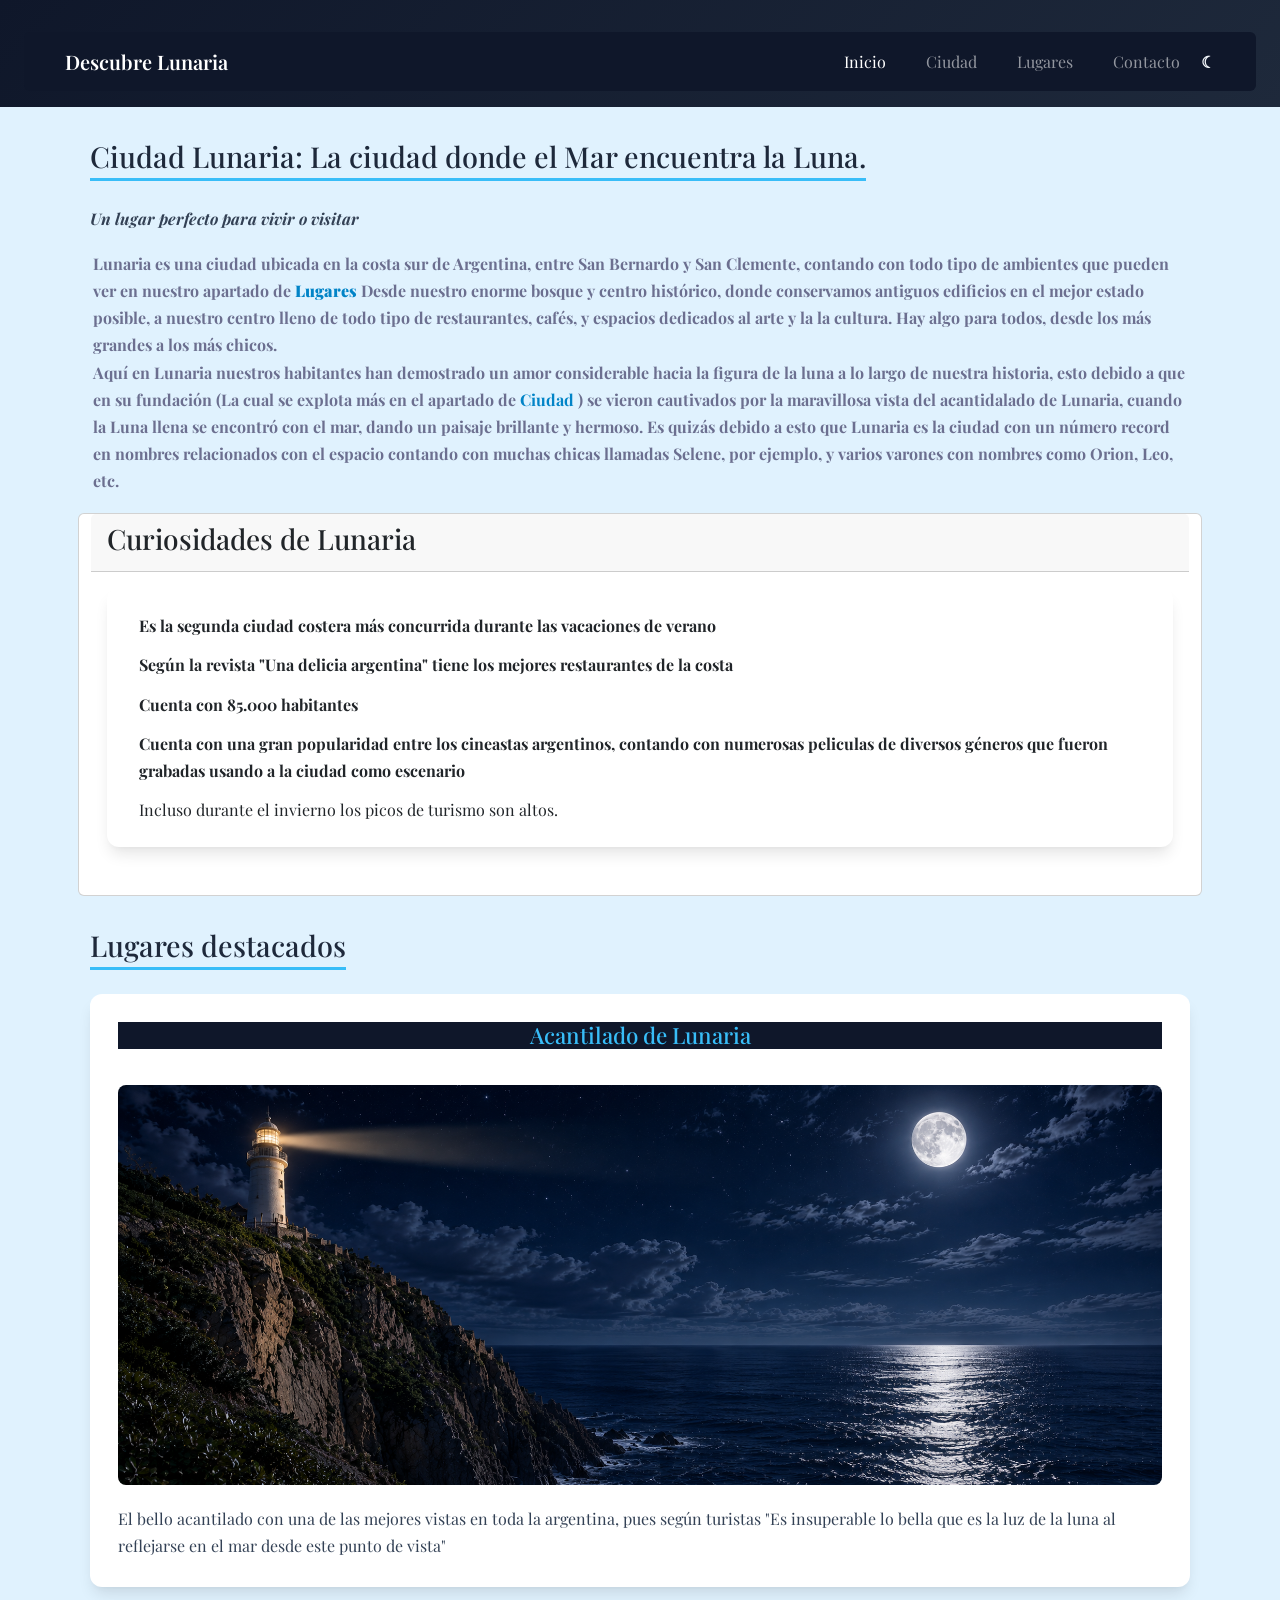
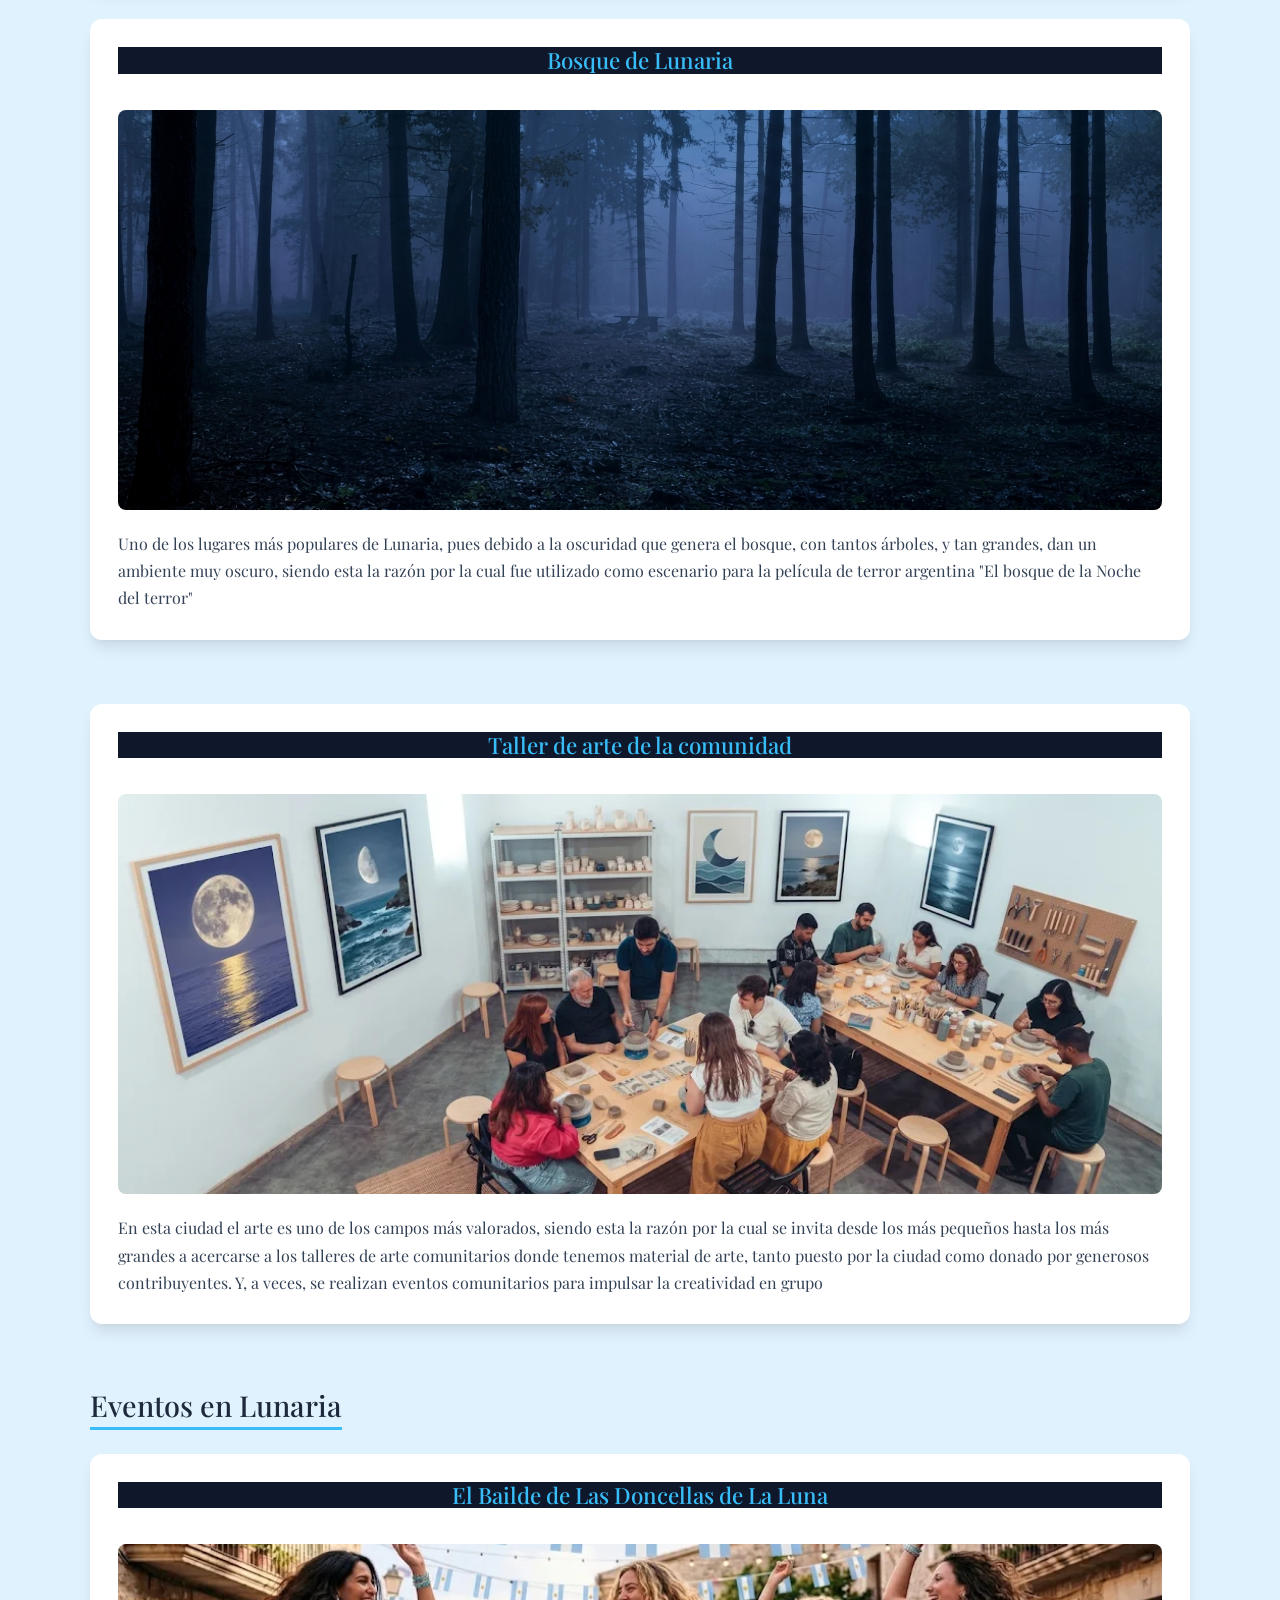
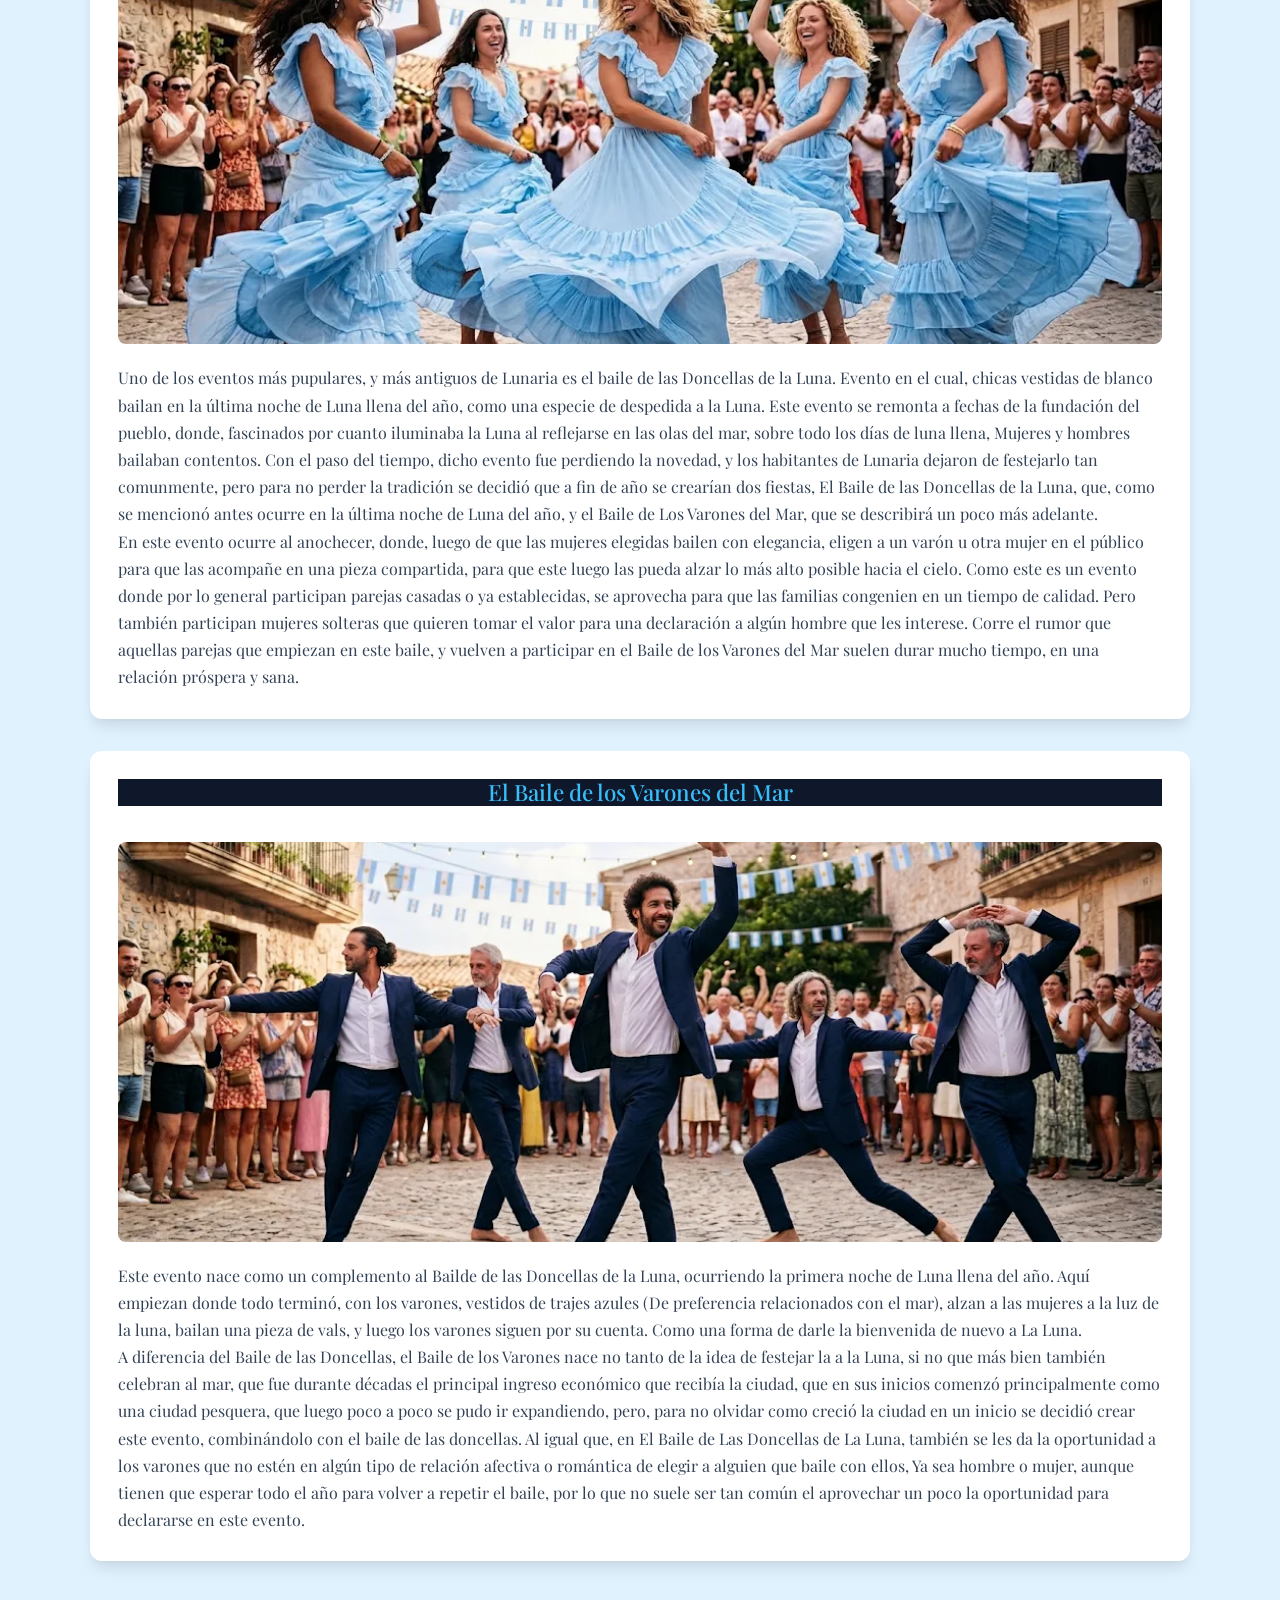
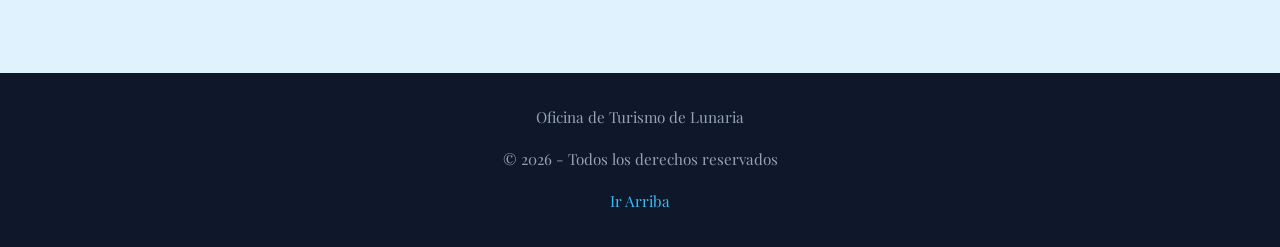
<file: index.html>
<!DOCTYPE html>
<html lang="es">

<head>
    <meta charset="UTF-8">
    <meta name="viewport" content="width=device-width, initial-scale=1.0">
    <title>Inicio</title>
    <link href="https://fonts.googleapis.com/css2?family=Playfair+Display:ital,wght@0,400..900;1,400..900&display=swap"
        rel="stylesheet">
    <link href="https://cdn.jsdelivr.net/npm/bootstrap@5.0.2/dist/css/bootstrap.min.css" rel="stylesheet"
        integrity="sha384-EVSTQN3/azprG1Anm3QDgpJLIm9Nao0Yz1ztcQTwFspd3yD65VohhpuuCOmLASjC" crossorigin="anonymous">
    <link rel="stylesheet" href="css/estilos.css">
</head>

<body>
    <header id="Inicio">
        <nav class="navbar navbar-expand-lg navbar-dark menu-principal">
            <div class="container-fluid">
                <h1 class="mb-0"><a class="navbar-brand" href="#Inicio">Descubre Lunaria</a></h1>

                <button class="navbar-toggler" type="button" data-bs-toggle="collapse" data-bs-target="#navbarLugares"
                    aria-controls="navbarLugares" aria-expanded="false" aria-label="Abrir o cerrar menú">
                    <span class="navbar-toggler-icon"></span>
                </button>

                <div class="collapse navbar-collapse" id="navbarLugares">
                    <ul class="navbar-nav ms-auto">
                        <li class="nav-item"><a class="nav-link active" aria-current="page" href="index.html">Inicio</a>
                        </li>
                        <li class="nav-item"><a class="nav-link" href="Sub-Paginas/ciudad.html">Ciudad</a></li>
                        <li class="nav-item"><a class="nav-link" href="Sub-Paginas/lugares.html">Lugares</a></li>
                        <li class="nav-item"><a class="nav-link" href="Sub-Paginas/contacto.html">Contacto</a></li>
                    </ul>
                    <button id="botonTema" class="boton-tema" type="button" aria-label="Activar modo oscuro"
                        aria-pressed="false">
                        <span aria-hidden="true">☾</span>
                    </button>
                </div>
            </div>
        </nav>
    </header>
    <main>
        <section aria-labelledby="presentacion-lunaria">
            <h2 id="presentacion-lunaria">Ciudad Lunaria: La ciudad donde el Mar encuentra la Luna.</h2>
            <p><strong><em>Un lugar perfecto para vivir o visitar</em></strong></p>
            <p class="Lunar">
                Lunaria es una ciudad ubicada en la costa sur de Argentina, entre San Bernardo y San Clemente, contando
                con todo tipo de ambientes que pueden ver en nuestro apartado de <b><a
                        href="Sub-Paginas/lugares.html">Lugares</a></b>
                Desde nuestro enorme bosque y centro histórico, donde conservamos antiguos edificios en el mejor estado
                posible, a nuestro centro lleno de todo tipo de restaurantes, cafés, y espacios
                dedicados al arte y la la cultura. Hay algo para todos, desde los más grandes a los más chicos. <br>
                Aquí en Lunaria nuestros habitantes han demostrado un amor considerable hacia la figura de la luna a lo
                largo de nuestra historia, esto debido a
                que en su fundación (La cual se explota más en el apartado de <a href="http://ciudad" target="_blank"
                    rel="noopener noreferrer"> Ciudad</a> ) se vieron cautivados por la maravillosa vista
                del acantidalado de Lunaria, cuando la Luna llena se encontró con el mar, dando un paisaje brillante y
                hermoso. Es quizás debido a esto que Lunaria es la ciudad con un número record en nombres relacionados
                con el espacio
                contando con muchas chicas llamadas Selene, por ejemplo, y varios varones con nombres como Orion, Leo,
                etc.
            </p>
            <div class="row g-4">
                <section class="card" aria-labelledby="curiosidades-lunaria">
                <div class="card-header">
                    <h3 id="curiosidades-lunaria">Curiosidades de Lunaria</h3>
                </div>
                <div class="card-body">
                    <ul>
                        <li>
                            <b>Es la segunda ciudad costera más concurrida durante las vacaciones de verano</b>
                        </li>
                        <li>
                            <b>Según la revista "Una delicia argentina" tiene los mejores restaurantes de la costa </b>
                        </li>
                        <li>
                            <b>Cuenta con 85.000 habitantes </b>
                        </li>
                        <li>
                            <b> Cuenta con una gran popularidad entre los cineastas argentinos, contando con numerosas
                                peliculas de diversos géneros
                                que fueron grabadas usando a la ciudad como escenario
                            </b>
                        </li>
                        <li>
                            Incluso durante el invierno los picos de turismo son altos.
                        </li>
                    </ul>
                </div>
            </section>
        </section>
            </div>
        <section aria-labelledby="lugares-destacados">
            <h2 id="lugares-destacados">Lugares destacados</h2>
            <article>
                <h3 class="Pagina-Inicio-Titulo">
                    Acantilado de Lunaria
                </h3>
                <div class="Container">
                    <img src="imgs/imgs-index/Faro_Lunaria.png" alt=" Imagen del famoso Acantilaado de Lunaria ">
                    <p>
                        El bello acantilado con una de las mejores vistas en toda la argentina, pues según turistas "Es
                        insuperable lo bella que es la luz de la luna al reflejarse en el mar desde este punto de vista"
                    </p>
                </div>

            </article>

            <article>
                <h3 class="Pagina-Inicio-Titulo">
                    Bosque de Lunaria
                </h3>

                <img src="imgs/imgs-index/Bosque_De_Lunaria.Png.jfif" alt="Bosque de Lunaria">

                <p>
                    Uno de los lugares más populares de Lunaria, pues debido a la oscuridad que genera el bosque, con
                    tantos
                    árboles, y tan grandes, dan un ambiente muy oscuro, siendo esta la razón por la cual
                    fue utilizado como escenario para la película de terror argentina "El bosque de la Noche del terror"
                </p>
            </article>
        </section>
        <div>
            <section>
                <article>
                    <h3 class="Pagina-Inicio-Titulo"> Taller de arte de la comunidad</h3>
                    <img src="imgs/imgs-index/Taller_de_arte_de_Lunaria.webp"
                        alt="Foto del taller de arte de la ciudad en un evento de pintura comunitario">
                    <p>
                        En esta ciudad el arte es uno de los campos más valorados, siendo esta la razón por la cual se
                        invita
                        desde los más pequeños hasta los más grandes a acercarse a los talleres de
                        arte comunitarios donde tenemos material de arte, tanto puesto por la ciudad como donado por
                        generosos
                        contribuyentes. Y, a veces, se realizan eventos comunitarios para impulsar la creatividad en
                        grupo
                    </p>
                </article>
            </section>
        </div> 
        <!--Hay una advertencia warning sobre colocar un h2-h6, pero aunque tenga un h3 no se borra -->
        <section aria-labelledby="eventos-lunaria">
            <h2>
                Eventos en Lunaria
            </h2>
            <article>
                <h3 class="Pagina-Inicio-Titulo">
                    El Bailde de Las Doncellas de La Luna
                </h3>
                <img src="imgs/imgs-index/Baile_de_las_doncellas.webp"
                    alt="Imagen de referencia del baile de las Doncellas">
                <p>
                    Uno de los eventos más pupulares, y más antiguos de Lunaria es el baile de las Doncellas de la Luna.
                    Evento en el cual, chicas vestidas de blanco bailan en la última noche de Luna llena del año, como
                    una
                    especie de despedida a la Luna. Este evento se remonta a fechas de la fundación del pueblo, donde,
                    fascinados por cuanto iluminaba la Luna al reflejarse en las olas del mar, sobre todo los días de
                    luna llena, Mujeres y hombres bailaban contentos.
                    Con el paso del tiempo, dicho evento fue perdiendo la novedad, y los habitantes de Lunaria dejaron
                    de festejarlo tan comunmente, pero para no perder la tradición se decidió que a fin de año se
                    crearían dos fiestas, El Baile de las Doncellas de la Luna, que, como se
                    mencionó antes ocurre en la última noche de Luna del año, y el Baile de Los Varones del Mar, que se
                    describirá un poco más adelante.
                    <br>
                    En este evento ocurre al anochecer, donde, luego de que las mujeres elegidas bailen con elegancia,
                    eligen a un varón u otra mujer en el público para que las acompañe en una pieza compartida, para que
                    este luego las pueda alzar
                    lo más alto posible hacia el cielo. Como este es un evento donde por lo general participan parejas
                    casadas o ya establecidas, se aprovecha para que las familias congenien en un tiempo de calidad.
                    Pero también participan mujeres
                    solteras que quieren tomar el valor para una declaración a algún hombre que les interese. Corre el
                    rumor que aquellas parejas que empiezan en este baile, y vuelven a participar en el Baile de los
                    Varones del Mar suelen durar mucho tiempo, en una relación próspera y sana.
                </p>
            </article>
            <article>
                <h3 class="Pagina-Inicio-Titulo">
                    El Baile de los Varones del Mar
                </h3>

                <img src="imgs/imgs-index/Baile_de_los_varones.webp"
                    alt="Imagen de Referencia del Baile de Los Varones del Mar">
                <p>
                    Este evento nace como un complemento al Bailde de las Doncellas de la Luna, ocurriendo la primera
                    noche de Luna llena del año. Aquí empiezan donde todo terminó, con los varones, vestidos de trajes
                    azules (De preferencia relacionados con el mar),
                    alzan a las mujeres a la luz de la luna, bailan una pieza de vals, y luego los varones siguen por su
                    cuenta. Como una forma de darle la bienvenida de nuevo a La Luna. <br>
                    A diferencia del Baile de las Doncellas, el Baile de los Varones nace no tanto de la idea de
                    festejar la a la Luna, si no que más bien también celebran al mar, que fue durante décadas el
                    principal ingreso económico que recibía la ciudad, que en sus inicios
                    comenzó principalmente como una ciudad pesquera, que luego poco a poco se pudo ir expandiendo, pero,
                    para no olvidar como creció la ciudad en un inicio se decidió crear este evento, combinándolo con el
                    baile de las doncellas.
                    Al igual que, en El Baile de Las Doncellas de La Luna, también se les da la oportunidad a los
                    varones que no estén en algún tipo de relación afectiva o romántica de elegir a alguien que baile
                    con ellos,
                    Ya sea hombre o mujer, aunque tienen que esperar todo el año para volver a repetir el baile, por lo
                    que no suele ser tan común el aprovechar un poco la oportunidad para declararse en este evento.
                </p>
            </article>
        </section>
    </main>
    <footer>
        <p>Oficina de Turismo de Lunaria</p>
        <p>© 2026 - Todos los derechos reservados</p>
        <a href="#Inicio">Ir Arriba</a>
    </footer>
    <script src="https://cdn.jsdelivr.net/npm/bootstrap@5.0.2/dist/js/bootstrap.bundle.min.js"
        integrity="sha384-MrcW6ZMFYlzcLA8Nl+NtUVF0sA7MsXsP1UyJoMp4YLEuNSfAP+JcXn/tWtIaxVXM" crossorigin="anonymous">
        </script>
    <script src="js/main.js"></script>
</body>

</html>
</file>
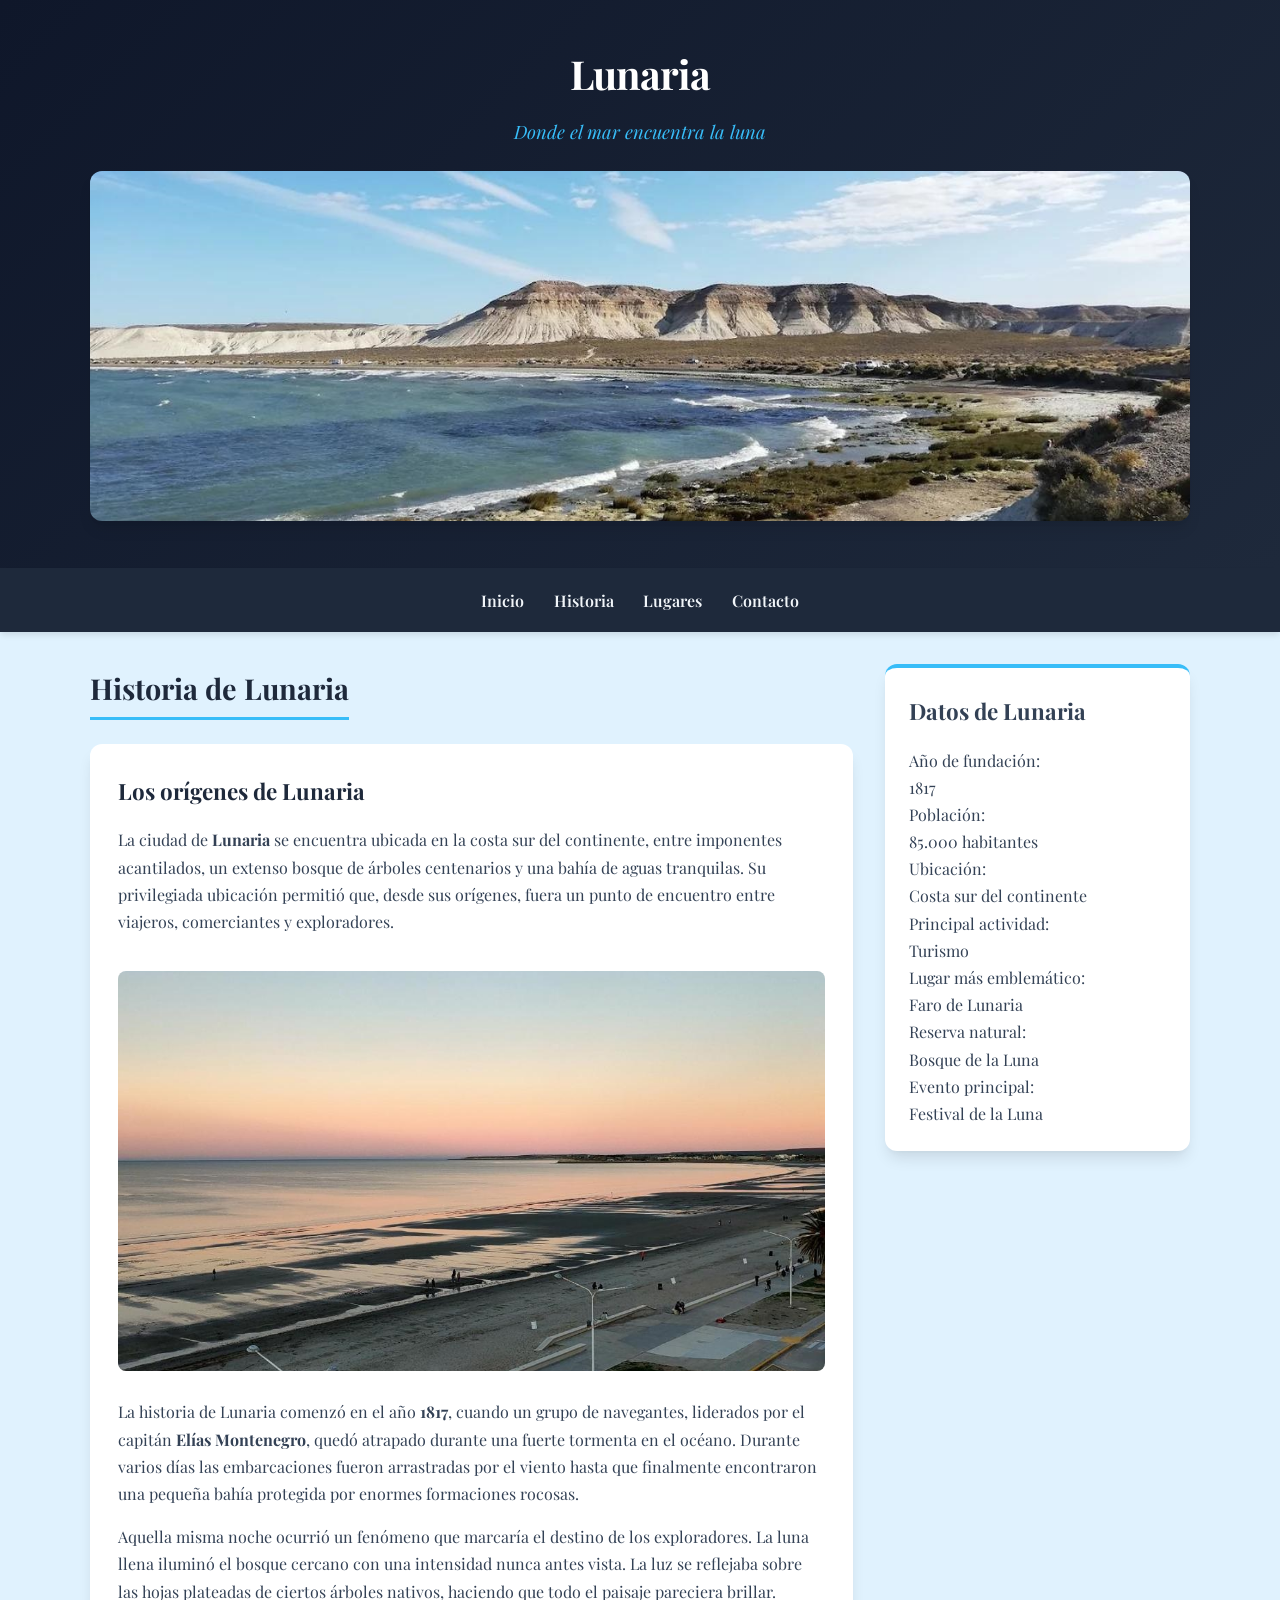
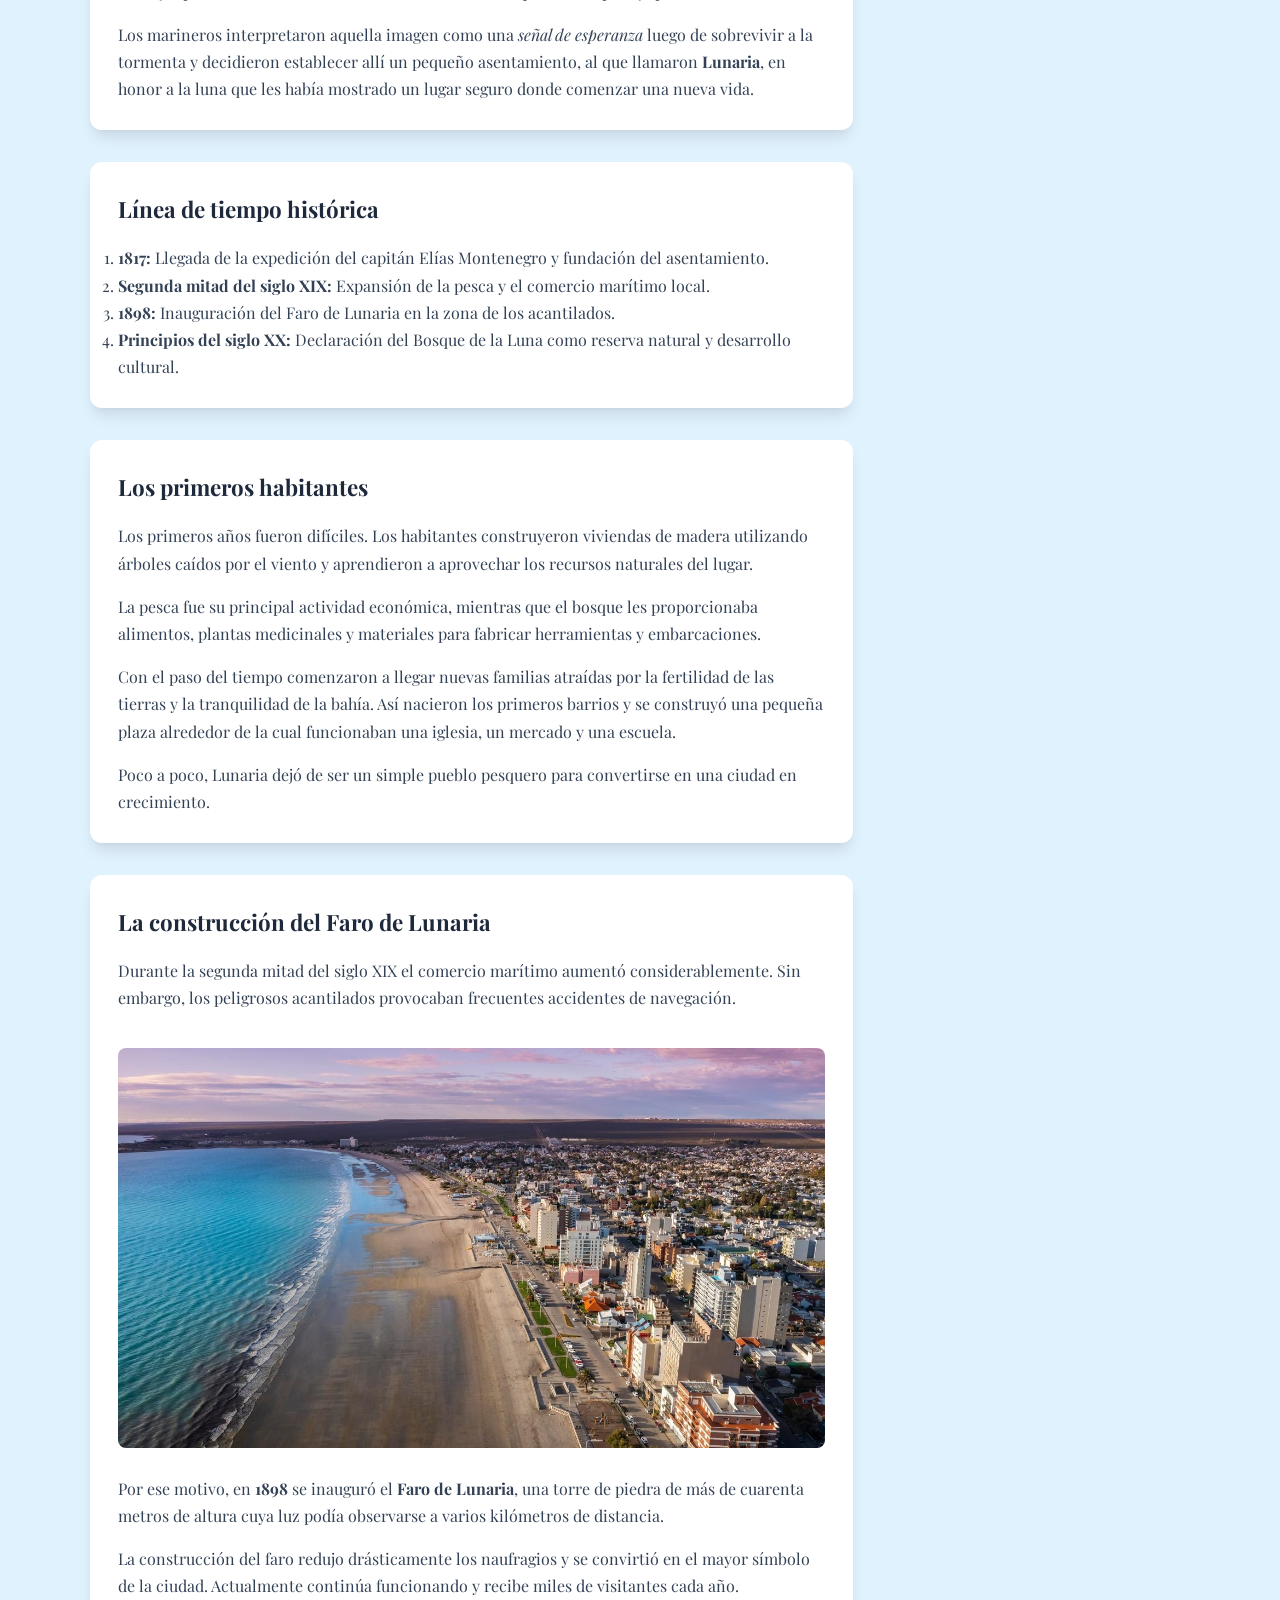
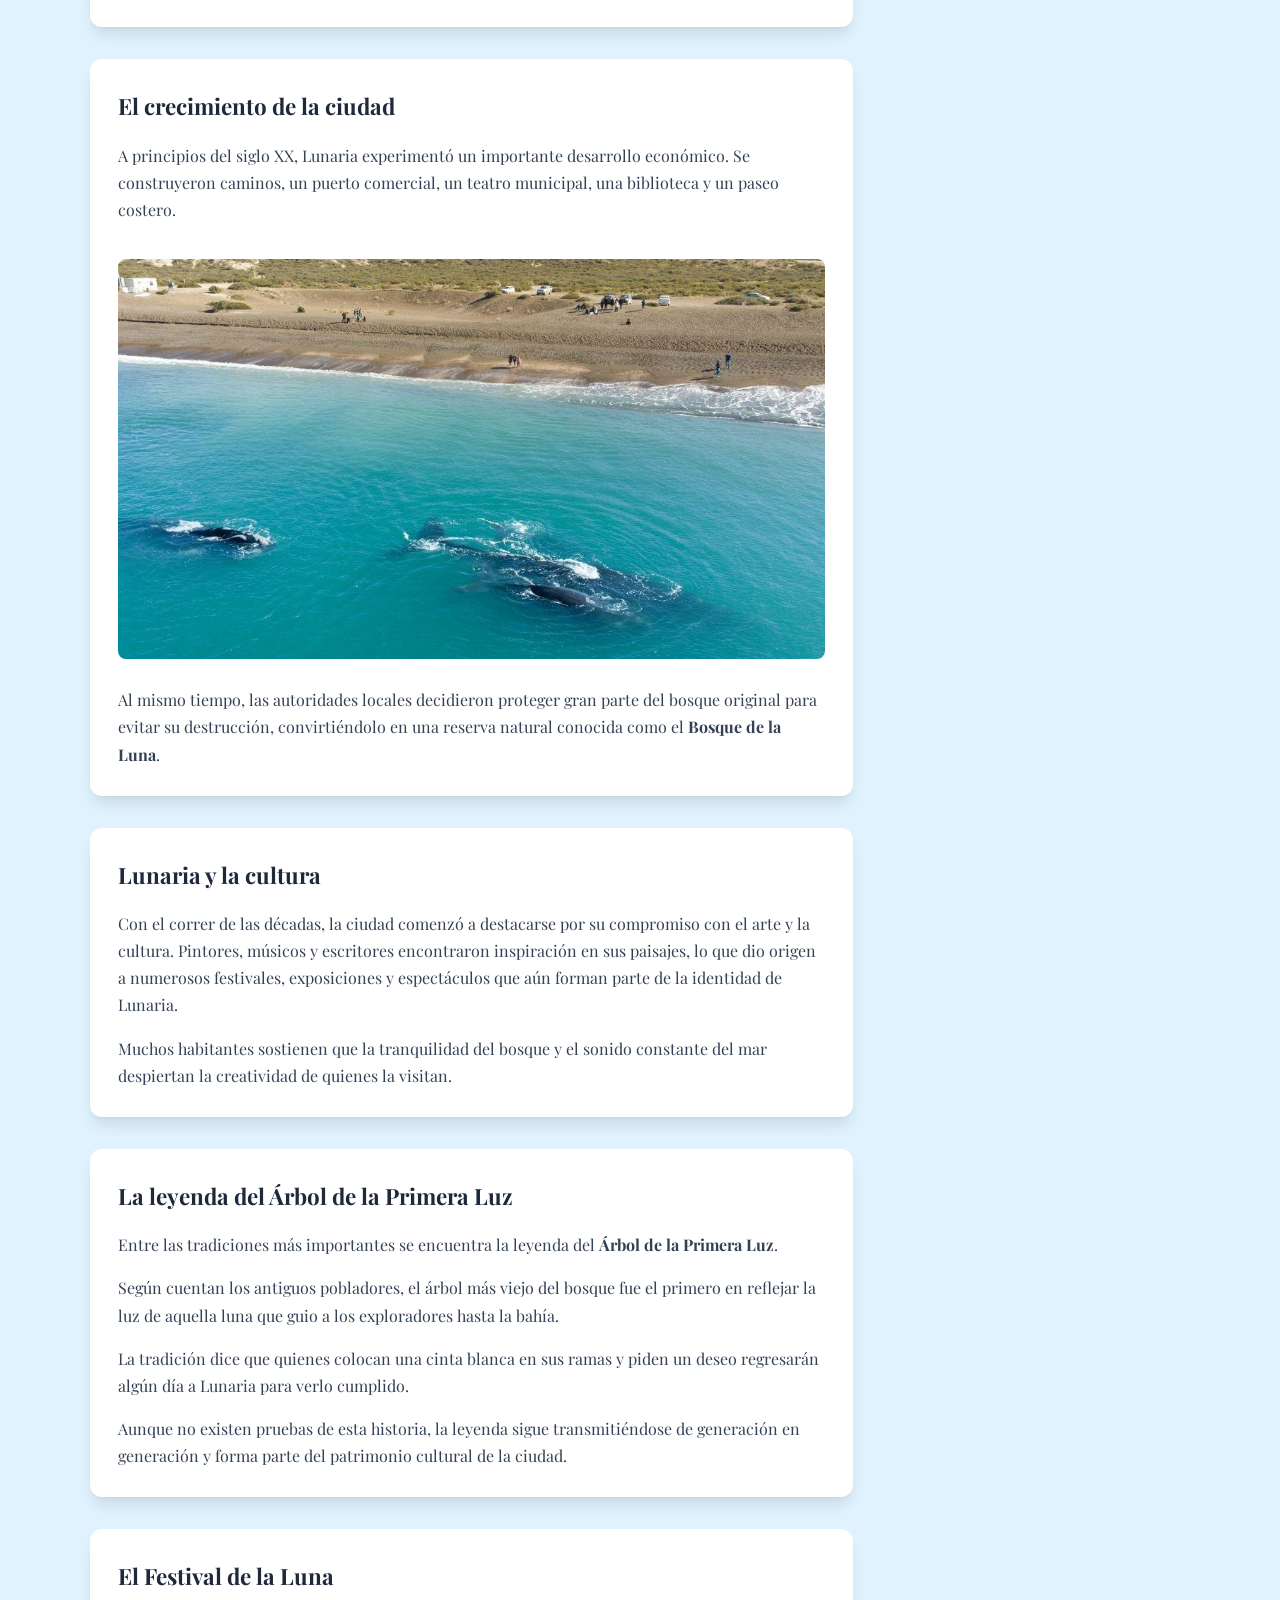
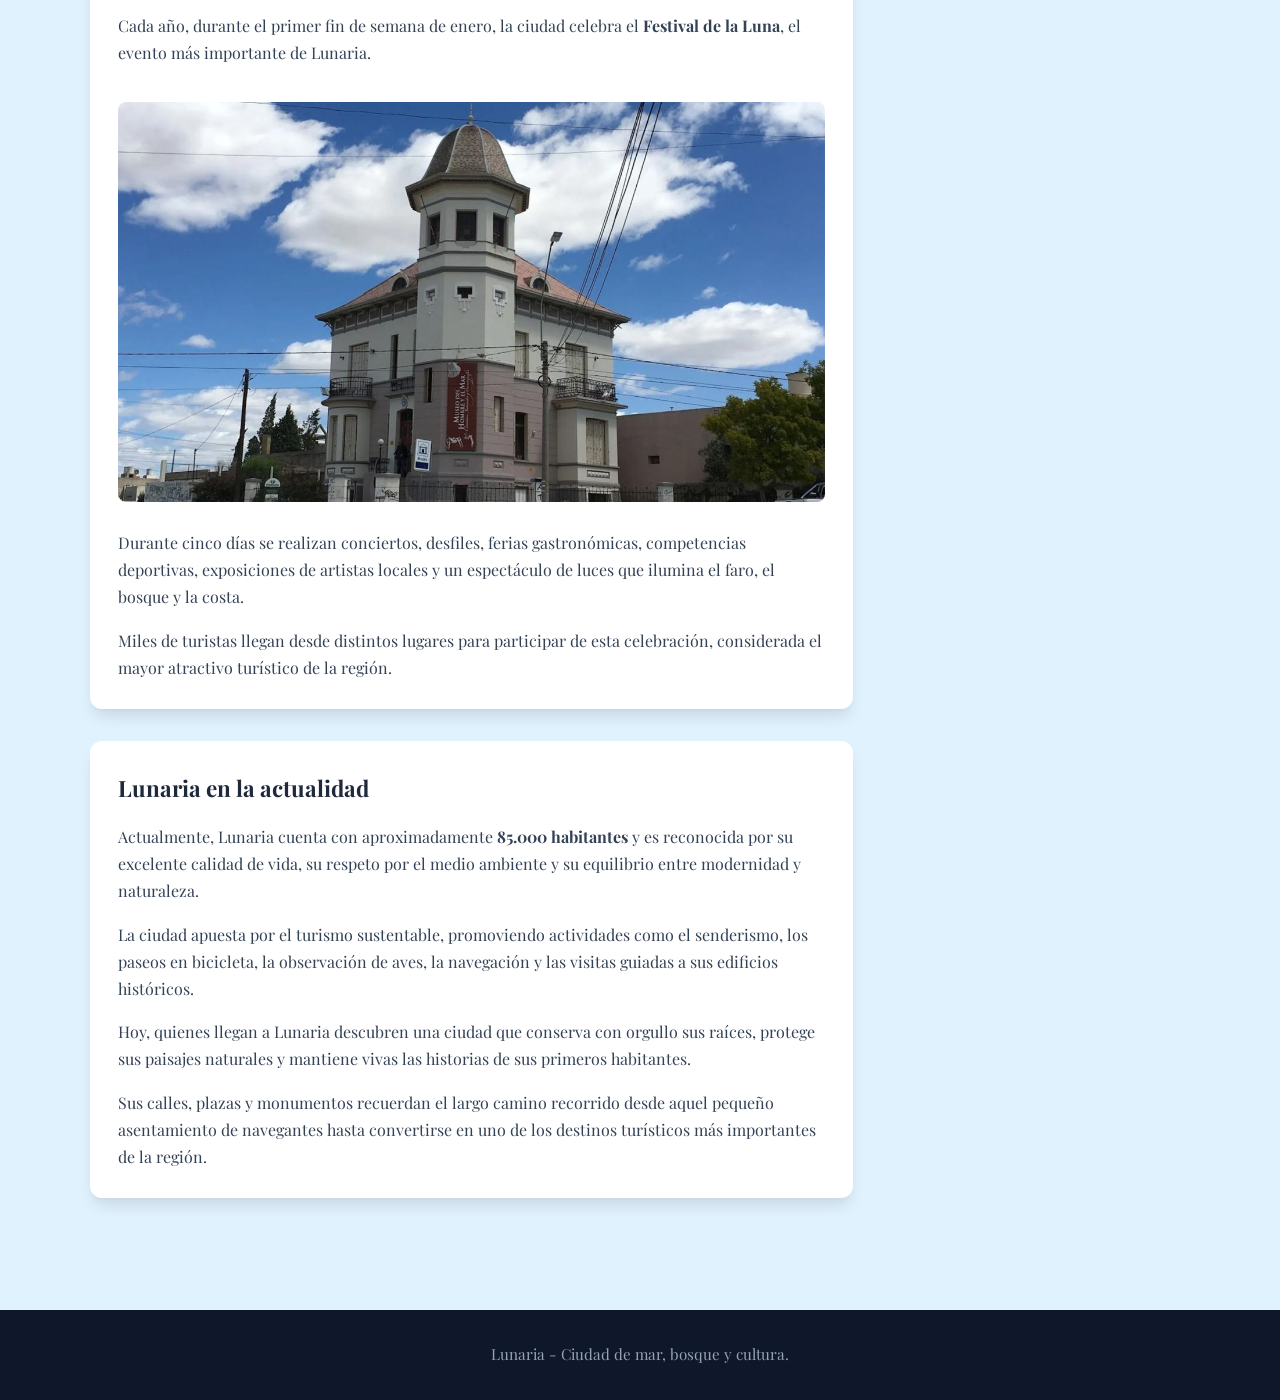
<file: ciudad.html>
<!DOCTYPE html>
<html lang="es">

<head>
    <meta charset="UTF-8">
    <meta name="viewport" content="width=device-width, initial-scale=1.0">
    <title>Historia de Lunaria</title>
    <link rel="stylesheet" href="estilos.css">
</head>

<body>

    <header>
        <h1>Lunaria</h1>
        <p><em>Donde el mar encuentra la luna</em></p>
        <img src="img_ciudad/f1.jpg"
            alt="Costa de Lunaria con acantilados y el mar">
    </header>

    <nav>
        <a href="index.html">Inicio</a>
        <a href="ciudad.html">Historia</a>
        <a href="lugares.html">Lugares</a>
        <a href="contacto.html">Contacto</a>
    </nav>

    <main>

        <section>
            <h2>Historia de Lunaria</h2>

            <article>
                <h3>Los orígenes de Lunaria</h3>

                <p>
                    La ciudad de <strong>Lunaria</strong> se encuentra ubicada en la costa
                    sur del continente, entre imponentes acantilados, un extenso bosque
                    de árboles centenarios y una bahía de aguas tranquilas. Su privilegiada
                    ubicación permitió que, desde sus orígenes, fuera un punto de encuentro
                    entre viajeros, comerciantes y exploradores.
                </p>

                <img src="img_ciudad/f2.jpg"
                    alt="Bahía de Lunaria rodeada de formaciones rocosas">
            
                <p>
                    La historia de Lunaria comenzó en el año <strong>1817</strong>, cuando
                    un grupo de navegantes, liderados por el capitán
                    <strong>Elías Montenegro</strong>, quedó atrapado durante una fuerte
                    tormenta en el océano. Durante varios días las embarcaciones fueron
                    arrastradas por el viento hasta que finalmente encontraron una pequeña
                    bahía protegida por enormes formaciones rocosas.
                </p>

                <p>
                    Aquella misma noche ocurrió un fenómeno que marcaría el destino de los
                    exploradores. La luna llena iluminó el bosque cercano con una intensidad
                    nunca antes vista. La luz se reflejaba sobre las hojas plateadas de
                    ciertos árboles nativos, haciendo que todo el paisaje pareciera brillar.
                </p>

                <p>
                    Los marineros interpretaron aquella imagen como una <em>señal de esperanza</em>
                    luego de sobrevivir a la tormenta y decidieron establecer allí un
                    pequeño asentamiento, al que llamaron <strong>Lunaria</strong>, en honor
                    a la luna que les había mostrado un lugar seguro donde comenzar una
                    nueva vida.
                </p>
            
            </article>
            <article>
                <h3>Línea de tiempo histórica</h3>
                <ol>
                    <li><strong>1817:</strong> Llegada de la expedición del capitán Elías Montenegro y fundación del asentamiento.</li>
                    <li><strong>Segunda mitad del siglo XIX:</strong> Expansión de la pesca y el comercio marítimo local.</li>
                    <li><strong>1898:</strong> Inauguración del Faro de Lunaria en la zona de los acantilados.</li>
                    <li><strong>Principios del siglo XX:</strong> Declaración del Bosque de la Luna como reserva natural y desarrollo cultural.</li>
                </ol>
            </article>

            <article>
                <h3>Los primeros habitantes</h3>

                <p>
                    Los primeros años fueron difíciles. Los habitantes construyeron
                    viviendas de madera utilizando árboles caídos por el viento y aprendieron
                    a aprovechar los recursos naturales del lugar.
                </p>

                <p>
                    La pesca fue su principal actividad económica, mientras que el bosque
                    les proporcionaba alimentos, plantas medicinales y materiales para
                    fabricar herramientas y embarcaciones.
                </p>

                <p>
                    Con el paso del tiempo comenzaron a llegar nuevas familias atraídas por
                    la fertilidad de las tierras y la tranquilidad de la bahía. Así nacieron
                    los primeros barrios y se construyó una pequeña plaza alrededor de la
                    cual funcionaban una iglesia, un mercado y una escuela.
                </p>

                <p>
                    Poco a poco, Lunaria dejó de ser un simple pueblo pesquero para
                    convertirse en una ciudad en crecimiento.
                </p>
            </article>


            <article>
                <h3>La construcción del Faro de Lunaria</h3>

                <p>
                    Durante la segunda mitad del siglo XIX el comercio marítimo aumentó
                    considerablemente. Sin embargo, los peligrosos acantilados provocaban
                    frecuentes accidentes de navegación.
                </p>

                <img src="img_ciudad/f3.jpg" 
                    alt="Faro ubicado sobre los acantilados de Lunaria">

                <p>
                    Por ese motivo, en <strong>1898</strong> se inauguró el
                    <strong>Faro de Lunaria</strong>, una torre de piedra de más de cuarenta
                    metros de altura cuya luz podía observarse a varios kilómetros de
                    distancia.
                </p>

                <p>
                    La construcción del faro redujo drásticamente los naufragios y se
                    convirtió en el mayor símbolo de la ciudad. Actualmente continúa
                    funcionando y recibe miles de visitantes cada año.
                </p>
            </article>


            <article>
                <h3>El crecimiento de la ciudad</h3>

                <p>
                    A principios del siglo XX, Lunaria experimentó un importante desarrollo
                    económico. Se construyeron caminos, un puerto comercial, un teatro
                    municipal, una biblioteca y un paseo costero.
                </p>

                <img src="img_ciudad/f4.jpg" 
                    alt="Bosque natural de Lunaria">

                <p>
                    Al mismo tiempo, las autoridades locales decidieron proteger gran parte
                    del bosque original para evitar su destrucción, convirtiéndolo en una
                    reserva natural conocida como el <strong>Bosque de la Luna</strong>.
                </p>
            </article>


            <article>
                <h3>Lunaria y la cultura</h3>

                <p>
                    Con el correr de las décadas, la ciudad comenzó a destacarse por su
                    compromiso con el arte y la cultura. Pintores, músicos y escritores
                    encontraron inspiración en sus paisajes, lo que dio origen a numerosos
                    festivales, exposiciones y espectáculos que aún forman parte de la
                    identidad de Lunaria.
                </p>

                <p>
                    Muchos habitantes sostienen que la tranquilidad del bosque y el sonido
                    constante del mar despiertan la creatividad de quienes la visitan.
                </p>
            </article>


            <article>
                <h3>La leyenda del Árbol de la Primera Luz</h3>

                <p>
                    Entre las tradiciones más importantes se encuentra la leyenda del
                    <strong>Árbol de la Primera Luz</strong>.
                </p>

                <p>
                    Según cuentan los antiguos pobladores, el árbol más viejo del bosque
                    fue el primero en reflejar la luz de aquella luna que guio a los
                    exploradores hasta la bahía.
                </p>

                <p>
                    La tradición dice que quienes colocan una cinta blanca en sus ramas
                    y piden un deseo regresarán algún día a Lunaria para verlo cumplido.
                </p>

                <p>
                    Aunque no existen pruebas de esta historia, la leyenda sigue
                    transmitiéndose de generación en generación y forma parte del
                    patrimonio cultural de la ciudad.
                </p>
            </article>


            <article>
                <h3>El Festival de la Luna</h3>

                <p>
                    Cada año, durante el primer fin de semana de enero, la ciudad celebra
                    el <strong>Festival de la Luna</strong>, el evento más importante
                    de Lunaria.
                </p>

                <img src="img_ciudad/f5.jpg"   
                     alt="Costa de Lunaria durante el Festival de la Luna">
                
                <p>
                    Durante cinco días se realizan conciertos, desfiles, ferias
                    gastronómicas, competencias deportivas, exposiciones de artistas
                    locales y un espectáculo de luces que ilumina el faro, el bosque
                    y la costa.
                </p>

                <p>
                    Miles de turistas llegan desde distintos lugares para participar de
                    esta celebración, considerada el mayor atractivo turístico de la región.
                </p>
            </article>


            <article>
                <h3>Lunaria en la actualidad</h3>

                <p>
                    Actualmente, Lunaria cuenta con aproximadamente
                    <strong>85.000 habitantes</strong> y es reconocida por su excelente
                    calidad de vida, su respeto por el medio ambiente y su equilibrio
                    entre modernidad y naturaleza.
                </p>

                <p>
                    La ciudad apuesta por el turismo sustentable, promoviendo actividades
                    como el senderismo, los paseos en bicicleta, la observación de aves,
                    la navegación y las visitas guiadas a sus edificios históricos.
                </p>

                <p>
                    Hoy, quienes llegan a Lunaria descubren una ciudad que conserva con
                    orgullo sus raíces, protege sus paisajes naturales y mantiene vivas
                    las historias de sus primeros habitantes.
                </p>

                <p>
                    Sus calles, plazas y monumentos recuerdan el largo camino recorrido
                    desde aquel pequeño asentamiento de navegantes hasta convertirse en
                    uno de los destinos turísticos más importantes de la región.
                </p>
            </article>

        </section>


        <aside>

            <h2>Datos de Lunaria</h2>
            <dl>
                <dt>Año de fundación:</dt>
                <dd>1817</dd>

                <dt>Población:</dt>
                <dd>85.000 habitantes</dd>

                <dt>Ubicación:</dt>
                <dd>Costa sur del continente</dd>

                <dt>Principal actividad:</dt>
                <dd>Turismo</dd>

                <dt>Lugar más emblemático:</dt>
                <dd>Faro de Lunaria</dd>

                <dt>Reserva natural:</dt>
                <dd>Bosque de la Luna</dd>

                <dt>Evento principal:</dt>
                <dd>Festival de la Luna</dd>
            </dl>

        </aside>

    </main>


    <footer>

        <address>
            Lunaria - Ciudad de mar, bosque y cultura.
        </address>

    </footer>

</body>

</html>
</file>
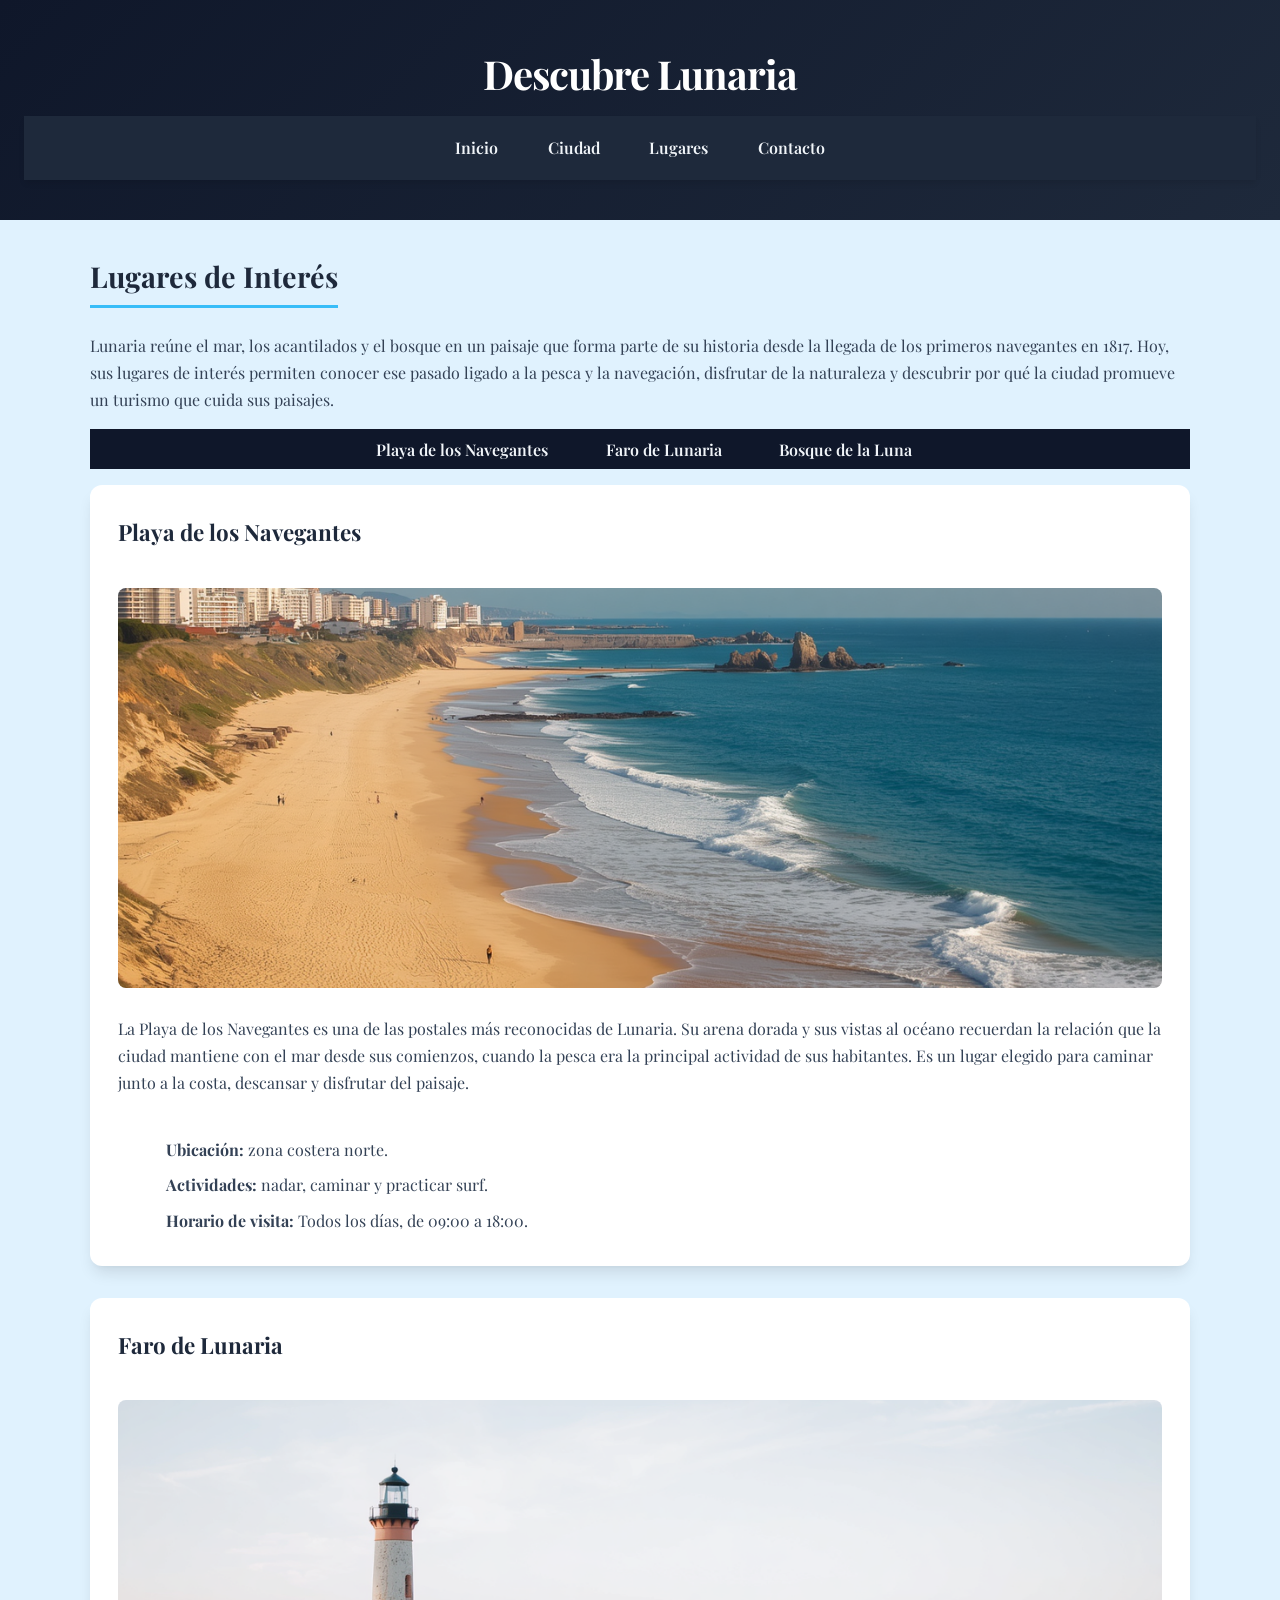
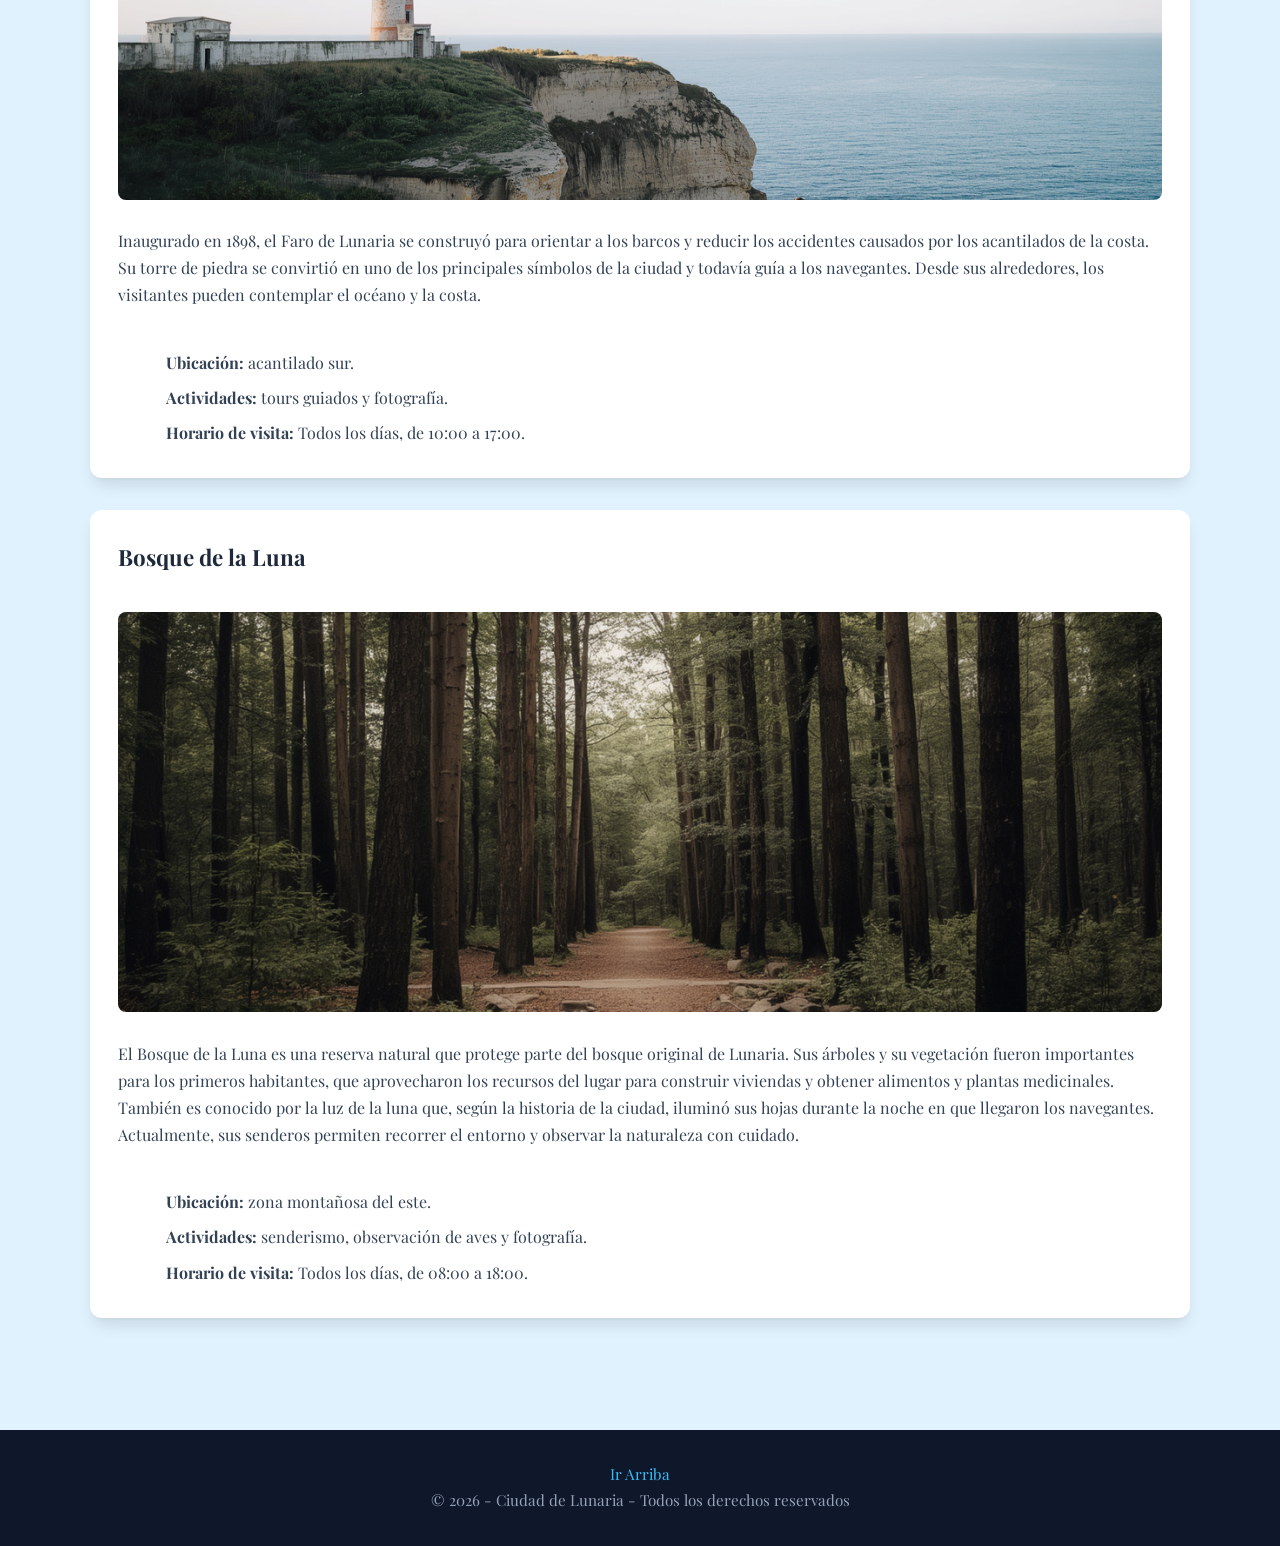
<file: lugares.html>
<!doctype html>
<html lang="es">

<head>
  <meta charset="UTF-8">
  <meta name="viewport" content="width=device-width, initial-scale=1.0">
  <title>Lugares</title>
  <link rel="stylesheet" href="estilos.css">
</head>

<body class="pagina-lugares" aria-label="Navegación Principal">
  <header id="Lugares">
    <h1>Descubre Lunaria</h1>
    <nav class="menu-principal">
      <ul>
        <li><a href="index.html">Inicio</a></li>
        <li><a href="ciudad.html">Ciudad</a></li>
        <li><a href="lugares.html">Lugares</a></li>
        <li><a href="contacto.html">Contacto</a></li>
      </ul>
    </nav>
  </header>

  <main>
    <section>
      <h2>Lugares de Interés</h2>
      <p>
        Lunaria reúne el mar, los acantilados y el bosque en un paisaje que forma
        parte de su historia desde la llegada de los primeros navegantes en 1817.
        Hoy, sus lugares de interés permiten conocer ese pasado ligado a la pesca
        y la navegación, disfrutar de la naturaleza y descubrir por qué la ciudad
        promueve un turismo que cuida sus paisajes.
      </p>
      <nav class="menu-secciones" aria-label="Navegación Local">
        <ul>
          <li><a href="#playa">Playa de los Navegantes</a></li>
          <li><a href="#faro">Faro de Lunaria</a></li>
          <li><a href="#bosque">Bosque de la Luna</a></li>
        </ul>
      </nav>

      <article id="playa">
        <h3>Playa de los Navegantes</h3>
        <img src="imgs-lugares/PlayaLunaria.png" alt="Vista de la Playa de los Navegantes" width="600" height="400">
        <p>
          La Playa de los Navegantes es una de las postales más reconocidas de
          Lunaria. Su arena dorada y sus vistas al océano recuerdan la relación
          que la ciudad mantiene con el mar desde sus comienzos, cuando la pesca
          era la principal actividad de sus habitantes. Es un lugar elegido para
          caminar junto a la costa, descansar y disfrutar del paisaje.
        </p>
        <ul>
          <li><strong>Ubicación:</strong> zona costera norte.</li>
          <li><strong>Actividades:</strong> nadar, caminar y practicar surf.</li>
          <li>
            <strong>Horario de visita:</strong> Todos los días, de
            <time datetime="09:00">09:00</time> a
            <time datetime="18:00">18:00</time>.
          </li>
        </ul>
      </article>

      <article id="faro">
        <h3>Faro de Lunaria</h3>
        <img src="imgs-lugares/FaroLunaria.png" alt="Faro de Lunaria" width="600" height="400">
        <p>
          Inaugurado en 1898, el Faro de Lunaria se construyó para orientar a los
          barcos y reducir los accidentes causados por los acantilados de la costa.
          Su torre de piedra se convirtió en uno de los principales símbolos de la
          ciudad y todavía guía a los navegantes. Desde sus alrededores, los
          visitantes pueden contemplar el océano y la costa.
        </p>
        <ul>
          <li><strong>Ubicación:</strong> acantilado sur.</li>
          <li><strong>Actividades:</strong> tours guiados y fotografía.</li>
          <li>
            <strong>Horario de visita:</strong> Todos los días, de
            <time datetime="10:00">10:00</time> a
            <time datetime="17:00">17:00</time>.
          </li>
        </ul>
      </article>

      <article id="bosque">
        <h3>Bosque de la Luna</h3>
        <img src="imgs-lugares/BosqueLunaria.png" alt="Bosque de la Luna" width="600" height="400">
        <p>
          El Bosque de la Luna es una reserva natural que protege parte del bosque
          original de Lunaria. Sus árboles y su vegetación fueron importantes para
          los primeros habitantes, que aprovecharon los recursos del lugar para
          construir viviendas y obtener alimentos y plantas medicinales. También
          es conocido por la luz de la luna que, según la historia de la ciudad,
          iluminó sus hojas durante la noche en que llegaron los navegantes.
          Actualmente, sus senderos permiten recorrer el entorno y observar la
          naturaleza con cuidado.
        </p>
        <ul>
          <li><strong>Ubicación:</strong> zona montañosa del este.</li>
          <li><strong>Actividades:</strong> senderismo, observación de aves y fotografía.</li>
          <li>
            <strong>Horario de visita:</strong> Todos los días, de
            <time datetime="08:00">08:00</time> a
            <time datetime="18:00">18:00</time>.
          </li>
        </ul>
      </article>
    </section>
  </main>
  <footer>
    <a href="#Lugares">Ir Arriba</a>
    <p>© 2026 - Ciudad de Lunaria - Todos los derechos reservados</p>
  </footer>
</body>

</html>
</file>
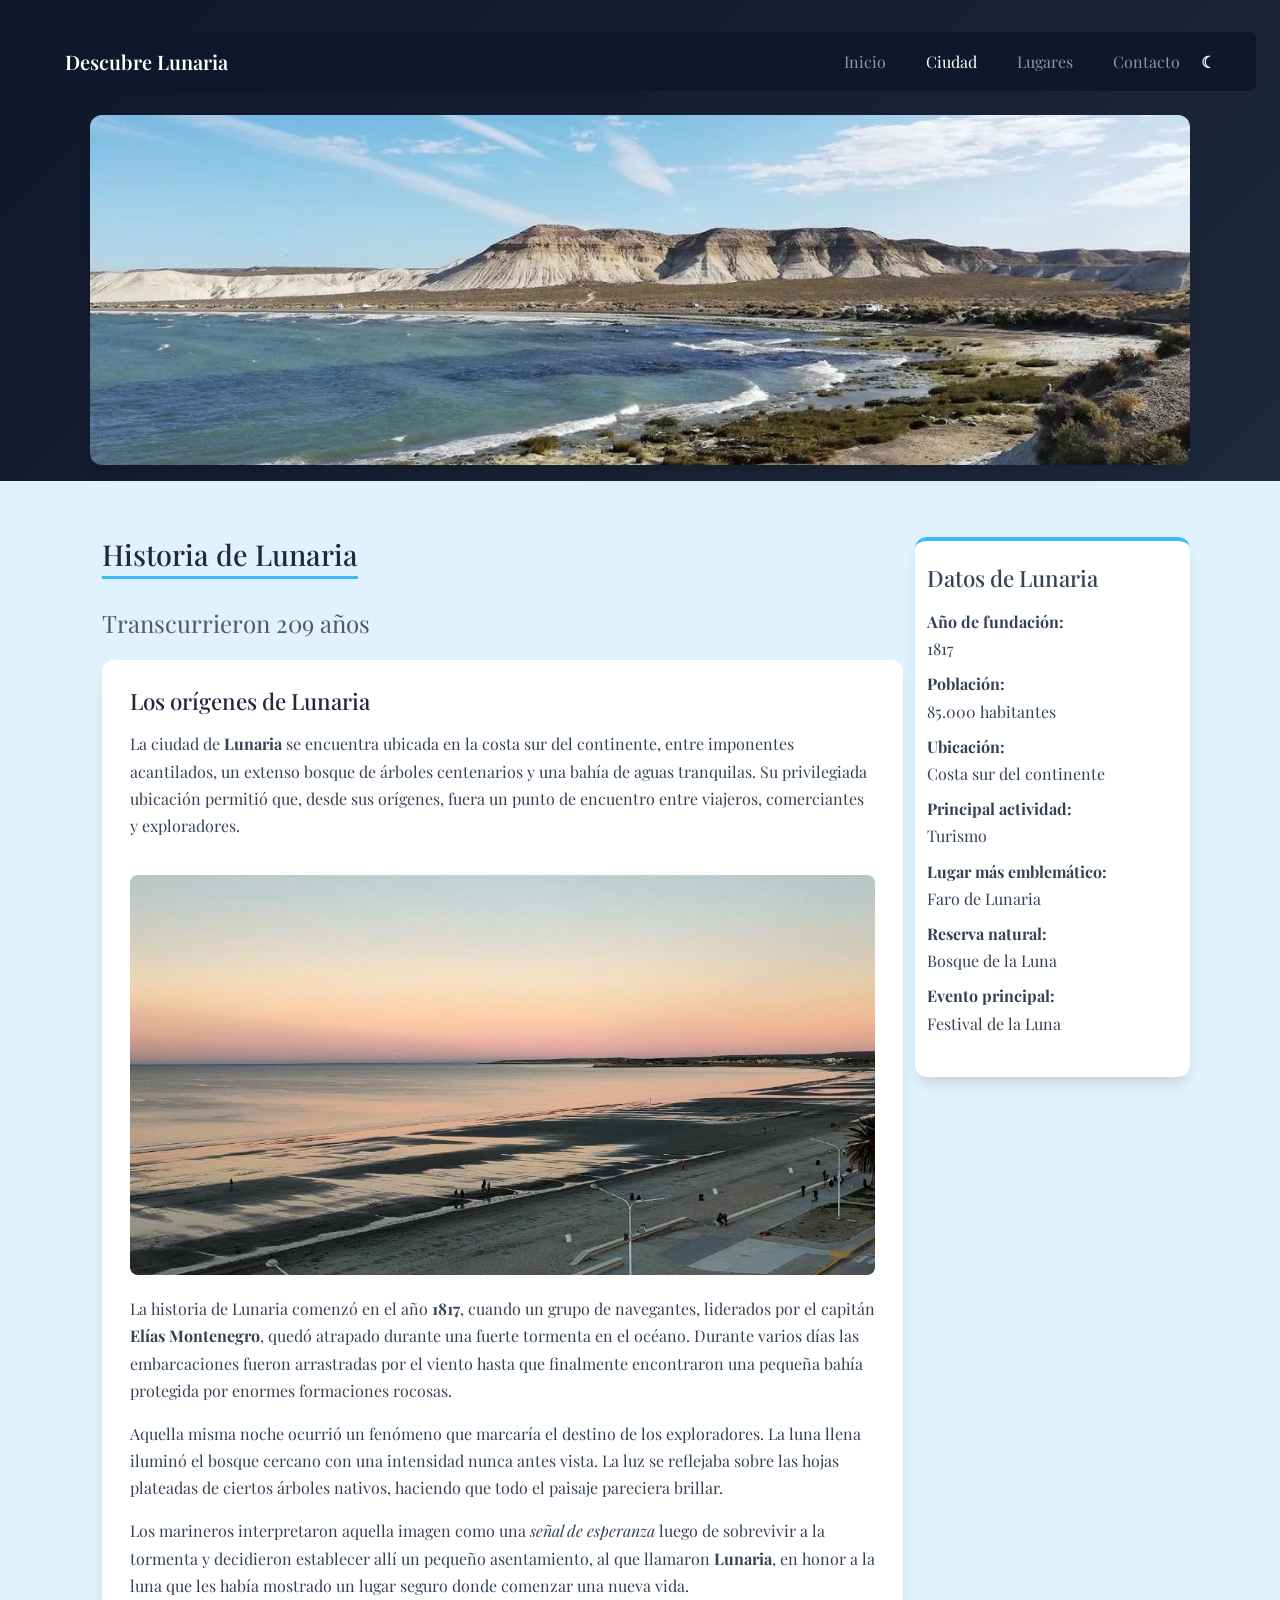
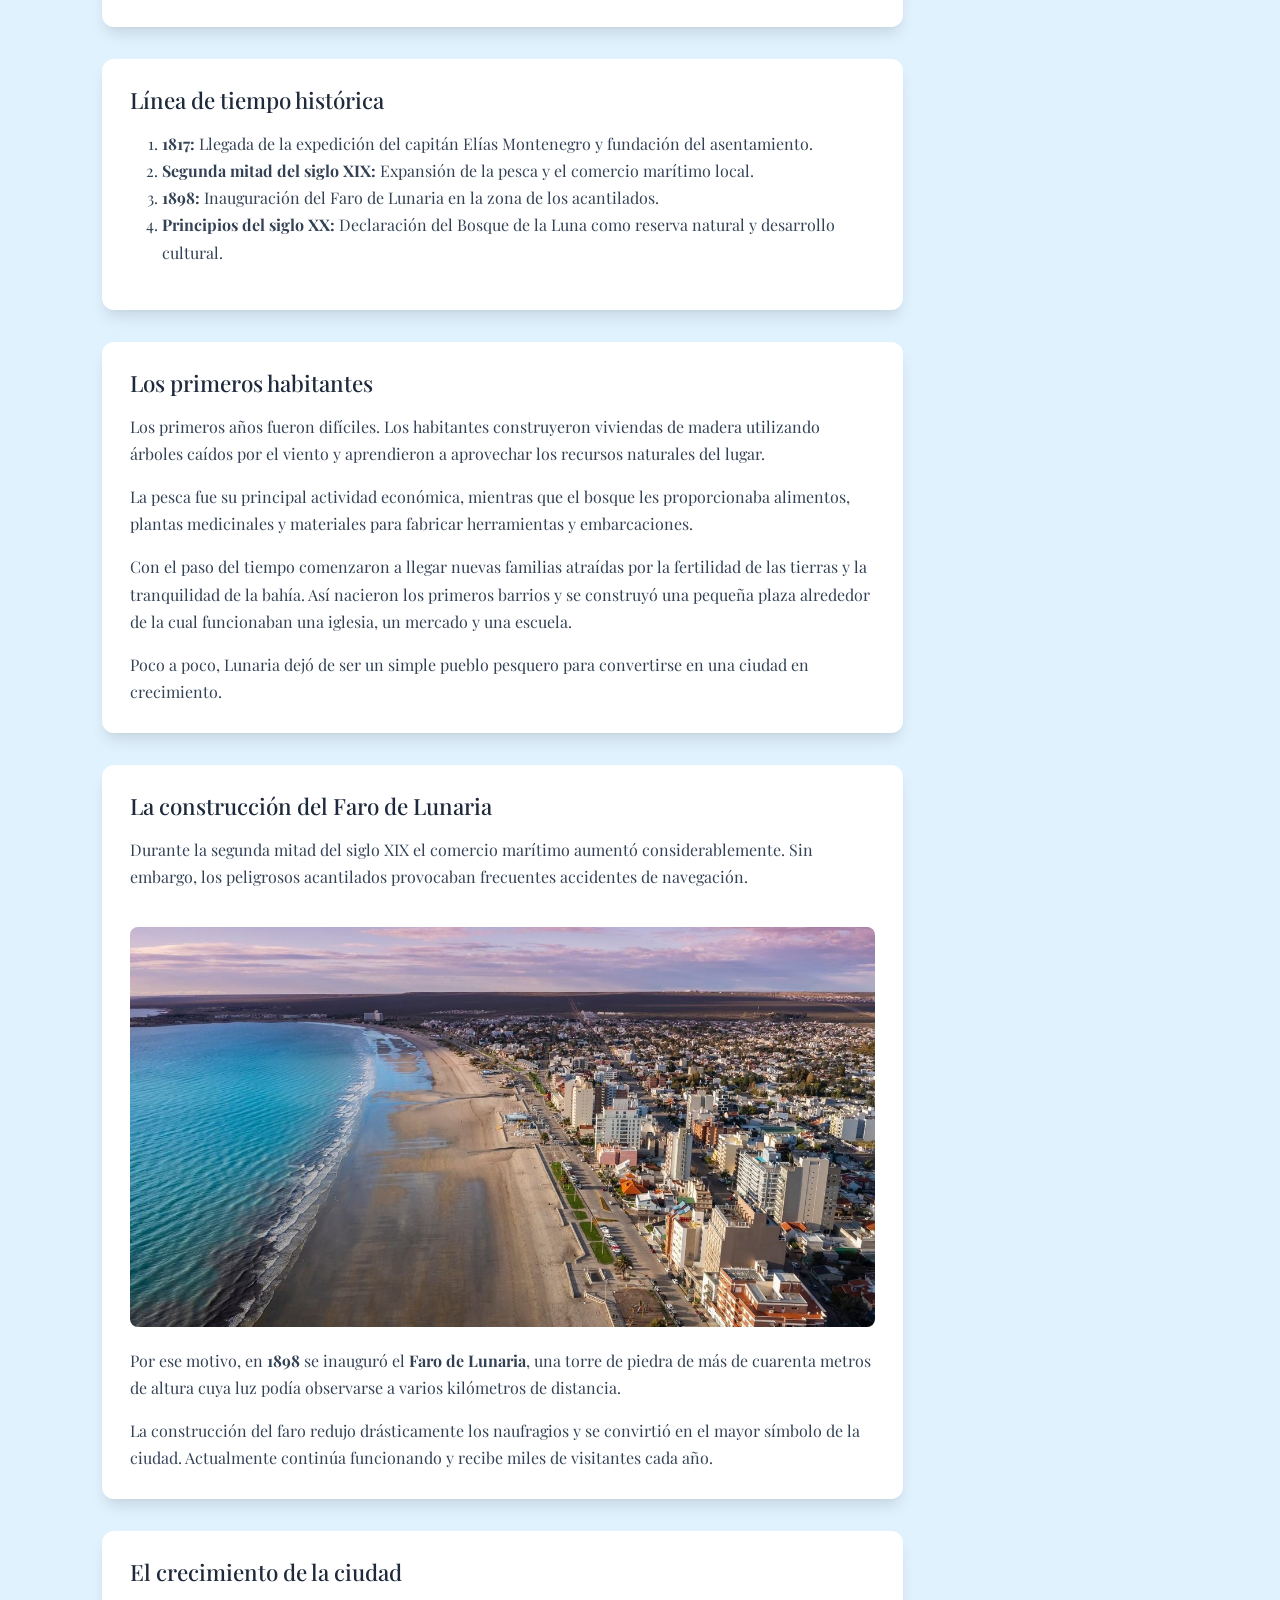
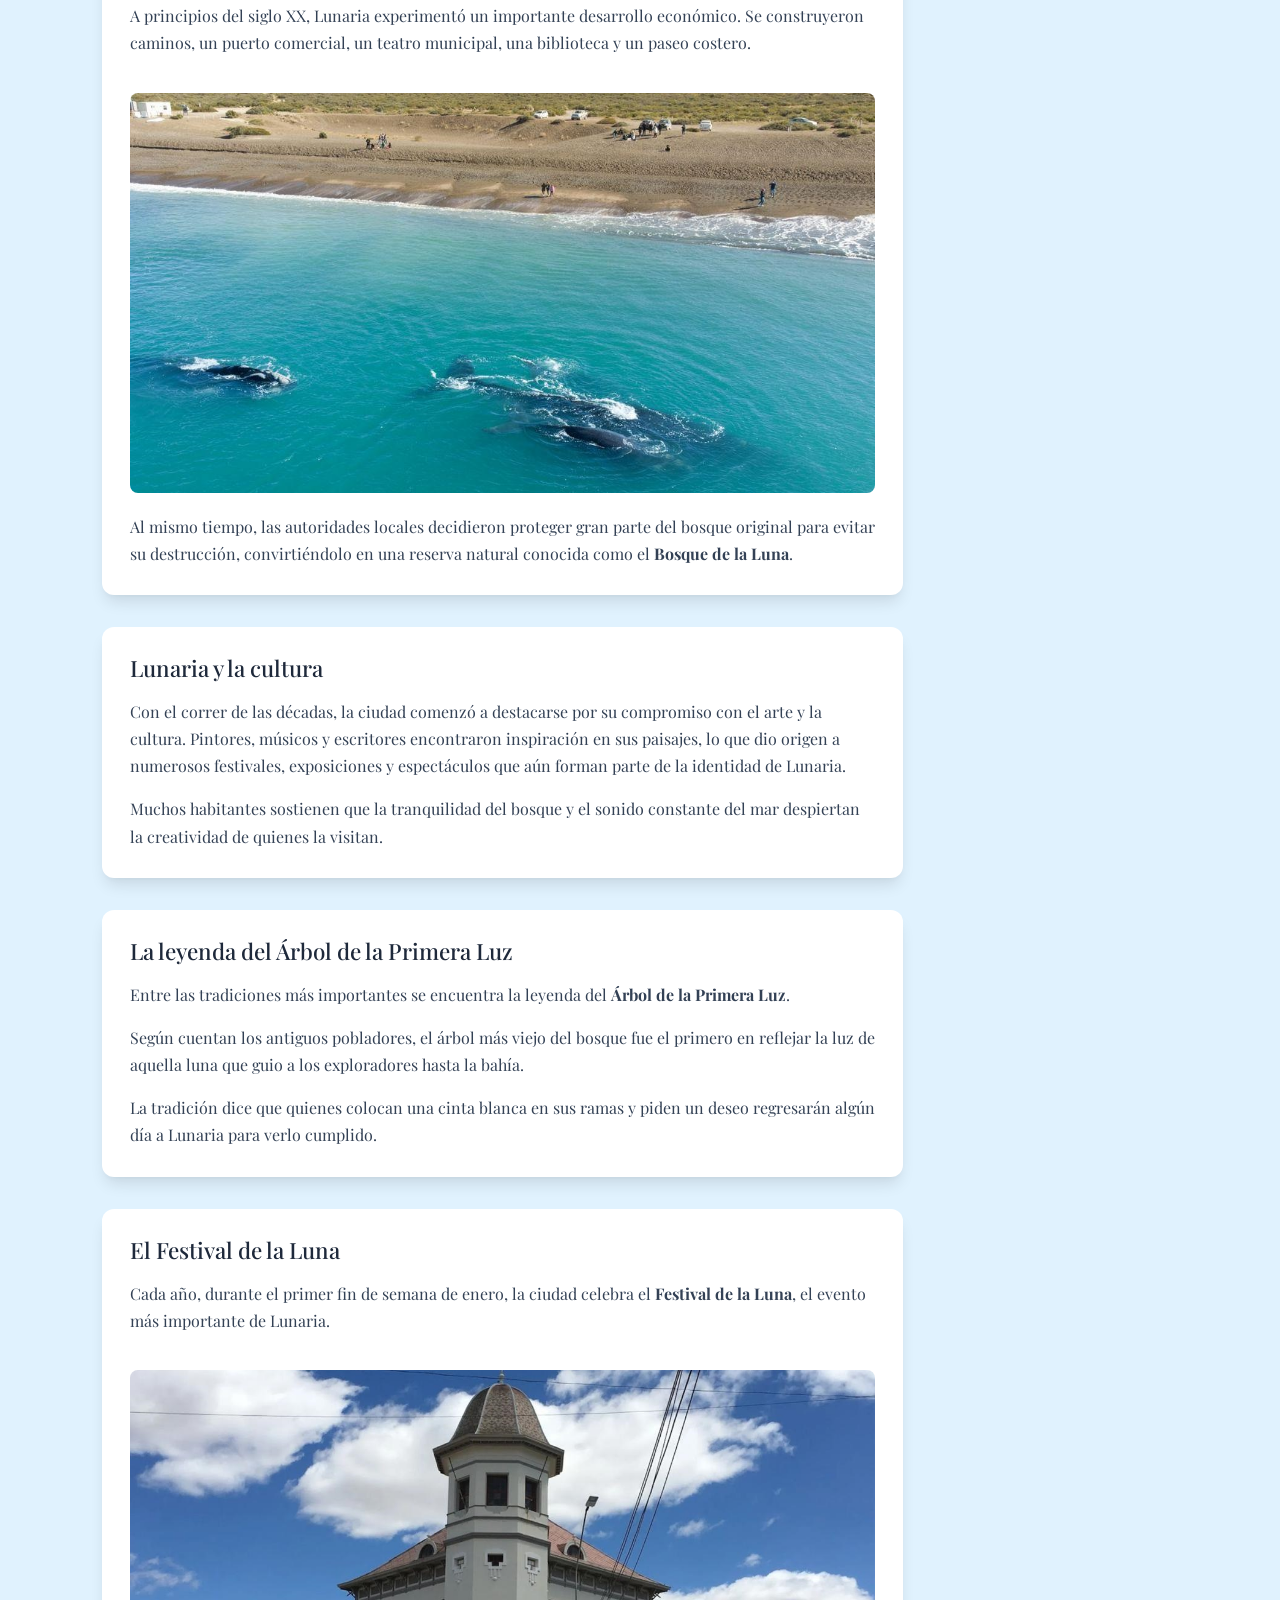
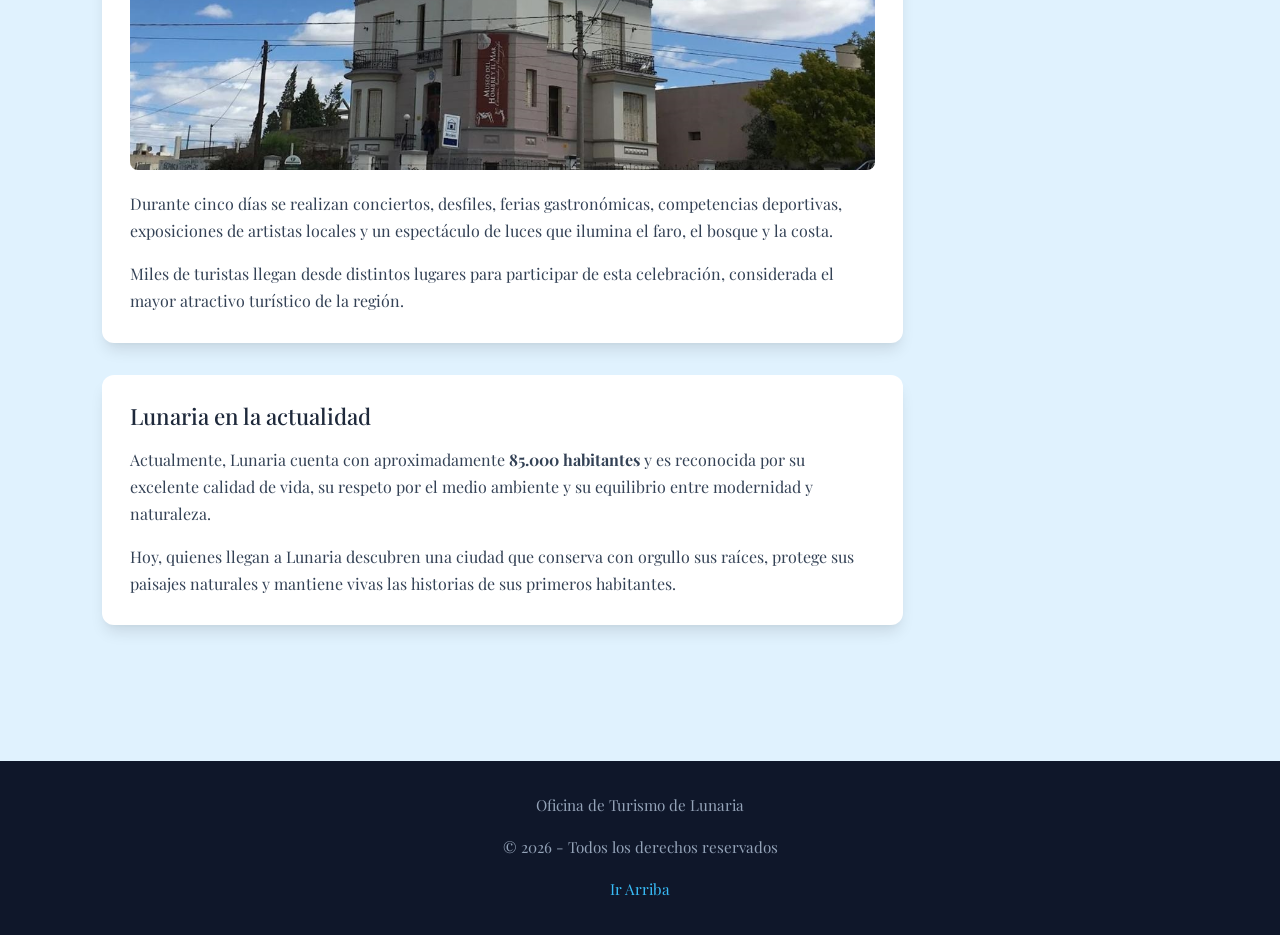
<file: Sub-Paginas/ciudad.html>
<!DOCTYPE html>
<html lang="es">

<head>
    <meta charset="UTF-8">
    <meta name="viewport" content="width=device-width, initial-scale=1.0">
    <title>Ciudad</title>

    <link href="https://cdn.jsdelivr.net/npm/bootstrap@5.0.2/dist/css/bootstrap.min.css" rel="stylesheet"
        integrity="sha384-EVSTQN3/azprG1Anm3QDgpJLIm9Nao0Yz1ztcQTwFspd3yD65VohhpuuCOmLASjC" crossorigin="anonymous">

    <link rel="stylesheet" href="../css/estilos.css">
</head>

<body class="pagina-lugares">

    <header id="Ciudad">
        <nav class="navbar navbar-expand-lg navbar-dark menu-principal">
            <div class="container-fluid">

                <h1 class="mb-0"><a class="navbar-brand" href="#Ciudad">Descubre Lunaria</a></h1>

                <button class="navbar-toggler" type="button" data-bs-toggle="collapse" data-bs-target="#navbarLugares"
                    aria-controls="navbarLugares" aria-expanded="false" aria-label="Abrir o cerrar menú">
                    <span class="navbar-toggler-icon"></span>
                </button>

                <div class="collapse navbar-collapse" id="navbarLugares">
                    <ul class="navbar-nav ms-auto"> <!-- ms-auto alinea los links a la derecha en pantallas grandes -->
                        <li class="nav-item"><a class="nav-link" href="../index.html">Inicio</a></li>
                        <li class="nav-item"><a class="nav-link active" aria-current="page"
                                href="ciudad.html">Ciudad</a></li>
                        <li class="nav-item"><a class="nav-link" href="lugares.html">Lugares</a></li>
                        <li class="nav-item"><a class="nav-link" href="contacto.html">Contacto</a></li>
                    </ul>
                    <button id="botonTema" class="boton-tema" type="button" aria-label="Activar modo oscuro"
                        aria-pressed="false">
                        <span aria-hidden="true">☾</span>
                    </button>
                </div>
            </div>
        </nav>
        <img src="../imgs/imgs-ciudad/f1.jpg" alt="Costa de Lunaria con acantilados y el mar">
    </header>

<main class="container py-4">

    <div class="row g-4">

        <section class="col-12 col-lg-9">

            <h2>Historia de Lunaria</h2>
            <p id="contador-anios" class="fs-4 text-muted"></p>
            <article>
                <h3>Los orígenes de Lunaria</h3>

                <p>
                    La ciudad de <strong>Lunaria</strong> se encuentra ubicada en la costa
                    sur del continente, entre imponentes acantilados, un extenso bosque
                    de árboles centenarios y una bahía de aguas tranquilas. Su privilegiada
                    ubicación permitió que, desde sus orígenes, fuera un punto de encuentro
                    entre viajeros, comerciantes y exploradores.
                </p>

                <img src="../imgs/imgs-ciudad/f2.jpg" alt="Bahía de Lunaria rodeada de formaciones rocosas">

                <p>
                    La historia de Lunaria comenzó en el año <strong>1817</strong>, cuando
                    un grupo de navegantes, liderados por el capitán
                    <strong>Elías Montenegro</strong>, quedó atrapado durante una fuerte
                    tormenta en el océano. Durante varios días las embarcaciones fueron
                    arrastradas por el viento hasta que finalmente encontraron una pequeña
                    bahía protegida por enormes formaciones rocosas.
                </p>

                <p>
                    Aquella misma noche ocurrió un fenómeno que marcaría el destino de los
                    exploradores. La luna llena iluminó el bosque cercano con una intensidad
                    nunca antes vista. La luz se reflejaba sobre las hojas plateadas de
                    ciertos árboles nativos, haciendo que todo el paisaje pareciera brillar.
                </p>

                <p>
                    Los marineros interpretaron aquella imagen como una
                    <em>señal de esperanza</em> luego de sobrevivir a la tormenta y decidieron
                    establecer allí un pequeño asentamiento, al que llamaron
                    <strong>Lunaria</strong>, en honor a la luna que les había mostrado
                    un lugar seguro donde comenzar una nueva vida.
                </p>
            </article>

            <article>
                <h3>Línea de tiempo histórica</h3>

                <ol>
                    <li>
                        <strong>1817:</strong> Llegada de la expedición del capitán
                        Elías Montenegro y fundación del asentamiento.
                    </li>
                    <li>
                        <strong>Segunda mitad del siglo XIX:</strong> Expansión de la
                        pesca y el comercio marítimo local.
                    </li>
                    <li>
                        <strong>1898:</strong> Inauguración del Faro de Lunaria en la
                        zona de los acantilados.
                    </li>
                    <li>
                        <strong>Principios del siglo XX:</strong> Declaración del Bosque
                        de la Luna como reserva natural y desarrollo cultural.
                    </li>
                </ol>
            </article>

            <article>
                <h3>Los primeros habitantes</h3>

                <p>
                    Los primeros años fueron difíciles. Los habitantes construyeron
                    viviendas de madera utilizando árboles caídos por el viento y
                    aprendieron a aprovechar los recursos naturales del lugar.
                </p>

                <p>
                    La pesca fue su principal actividad económica, mientras que el bosque
                    les proporcionaba alimentos, plantas medicinales y materiales para
                    fabricar herramientas y embarcaciones.
                </p>

                <p>
                    Con el paso del tiempo comenzaron a llegar nuevas familias atraídas
                    por la fertilidad de las tierras y la tranquilidad de la bahía.
                    Así nacieron los primeros barrios y se construyó una pequeña plaza
                    alrededor de la cual funcionaban una iglesia, un mercado y una escuela.
                </p>

                <p>
                    Poco a poco, Lunaria dejó de ser un simple pueblo pesquero para
                    convertirse en una ciudad en crecimiento.
                </p>
            </article>

            <article>
                <h3>La construcción del Faro de Lunaria</h3>

                <p>
                    Durante la segunda mitad del siglo XIX el comercio marítimo aumentó
                    considerablemente. Sin embargo, los peligrosos acantilados provocaban
                    frecuentes accidentes de navegación.
                </p>

                <img src="../imgs/imgs-ciudad/f3.jpg" alt="Faro ubicado sobre los acantilados de Lunaria">

                <p>
                    Por ese motivo, en <strong>1898</strong> se inauguró el
                    <strong>Faro de Lunaria</strong>, una torre de piedra de más de
                    cuarenta metros de altura cuya luz podía observarse a varios
                    kilómetros de distancia.
                </p>

                <p>
                    La construcción del faro redujo drásticamente los naufragios y se
                    convirtió en el mayor símbolo de la ciudad. Actualmente continúa
                    funcionando y recibe miles de visitantes cada año.
                </p>
            </article>

            <article>
                <h3>El crecimiento de la ciudad</h3>

                <p>
                    A principios del siglo XX, Lunaria experimentó un importante
                    desarrollo económico. Se construyeron caminos, un puerto comercial,
                    un teatro municipal, una biblioteca y un paseo costero.
                </p>

                <img src="../imgs/imgs-ciudad/f4.jpg" alt="Bosque natural de Lunaria">

                <p>
                    Al mismo tiempo, las autoridades locales decidieron proteger gran
                    parte del bosque original para evitar su destrucción, convirtiéndolo
                    en una reserva natural conocida como el
                    <strong>Bosque de la Luna</strong>.
                </p>
            </article>

            <article>
                <h3>Lunaria y la cultura</h3>

                <p>
                    Con el correr de las décadas, la ciudad comenzó a destacarse por su
                    compromiso con el arte y la cultura. Pintores, músicos y escritores
                    encontraron inspiración en sus paisajes, lo que dio origen a numerosos
                    festivales, exposiciones y espectáculos que aún forman parte de la
                    identidad de Lunaria.
                </p>

                <p>
                    Muchos habitantes sostienen que la tranquilidad del bosque y el sonido
                    constante del mar despiertan la creatividad de quienes la visitan.
                </p>
            </article>

            <article>
                <h3>La leyenda del Árbol de la Primera Luz</h3>

                <p>
                    Entre las tradiciones más importantes se encuentra la leyenda del
                    <strong>Árbol de la Primera Luz</strong>.
                </p>

                <p>
                    Según cuentan los antiguos pobladores, el árbol más viejo del bosque
                    fue el primero en reflejar la luz de aquella luna que guio a los
                    exploradores hasta la bahía.
                </p>

                <p>
                    La tradición dice que quienes colocan una cinta blanca en sus ramas
                    y piden un deseo regresarán algún día a Lunaria para verlo cumplido.
                </p>

            </article>

            <article>
                <h3>El Festival de la Luna</h3>

                <p>
                    Cada año, durante el primer fin de semana de enero, la ciudad celebra
                    el <strong>Festival de la Luna</strong>, el evento más importante
                    de Lunaria.
                </p>

                <img src="../imgs/imgs-ciudad/f5.jpg" alt="Costa de Lunaria durante el Festival de la Luna">

                <p>
                    Durante cinco días se realizan conciertos, desfiles, ferias
                    gastronómicas, competencias deportivas, exposiciones de artistas
                    locales y un espectáculo de luces que ilumina el faro, el bosque
                    y la costa.
                </p>

                <p>
                    Miles de turistas llegan desde distintos lugares para participar
                    de esta celebración, considerada el mayor atractivo turístico
                    de la región.
                </p>
            </article>

            <article>
                <h3>Lunaria en la actualidad</h3>

                <p>
                    Actualmente, Lunaria cuenta con aproximadamente
                    <strong>85.000 habitantes</strong> y es reconocida por su excelente
                    calidad de vida, su respeto por el medio ambiente y su equilibrio
                    entre modernidad y naturaleza.
                </p>

                <p>
                    Hoy, quienes llegan a Lunaria descubren una ciudad que conserva con
                    orgullo sus raíces, protege sus paisajes naturales y mantiene vivas
                    las historias de sus primeros habitantes.
                </p>

            </article>

        </section>

        <aside class="col-12 col-lg-3">

            <h2>Datos de Lunaria</h2>

            <dl>
                <dt>Año de fundación:</dt>
                <dd>1817</dd>

                <dt>Población:</dt>
                <dd>85.000 habitantes</dd>

                <dt>Ubicación:</dt>
                <dd>Costa sur del continente</dd>

                <dt>Principal actividad:</dt>
                <dd>Turismo</dd>

                <dt>Lugar más emblemático:</dt>
                <dd>Faro de Lunaria</dd>

                <dt>Reserva natural:</dt>
                <dd>Bosque de la Luna</dd>

                <dt>Evento principal:</dt>
                <dd>Festival de la Luna</dd>
            </dl>

        </aside>

    </div>

</main>

<footer>
    <p>Oficina de Turismo de Lunaria</p>
    <p></p>© 2026 - Todos los derechos reservados</p>
    <a href="#Ciudad">Ir Arriba</a>
</footer>
<script src="https://cdn.jsdelivr.net/npm/bootstrap@5.3.2/dist/js/bootstrap.bundle.min.js"></script>
<script src="../js/main.js"></script>
</body>

</html>
</file>
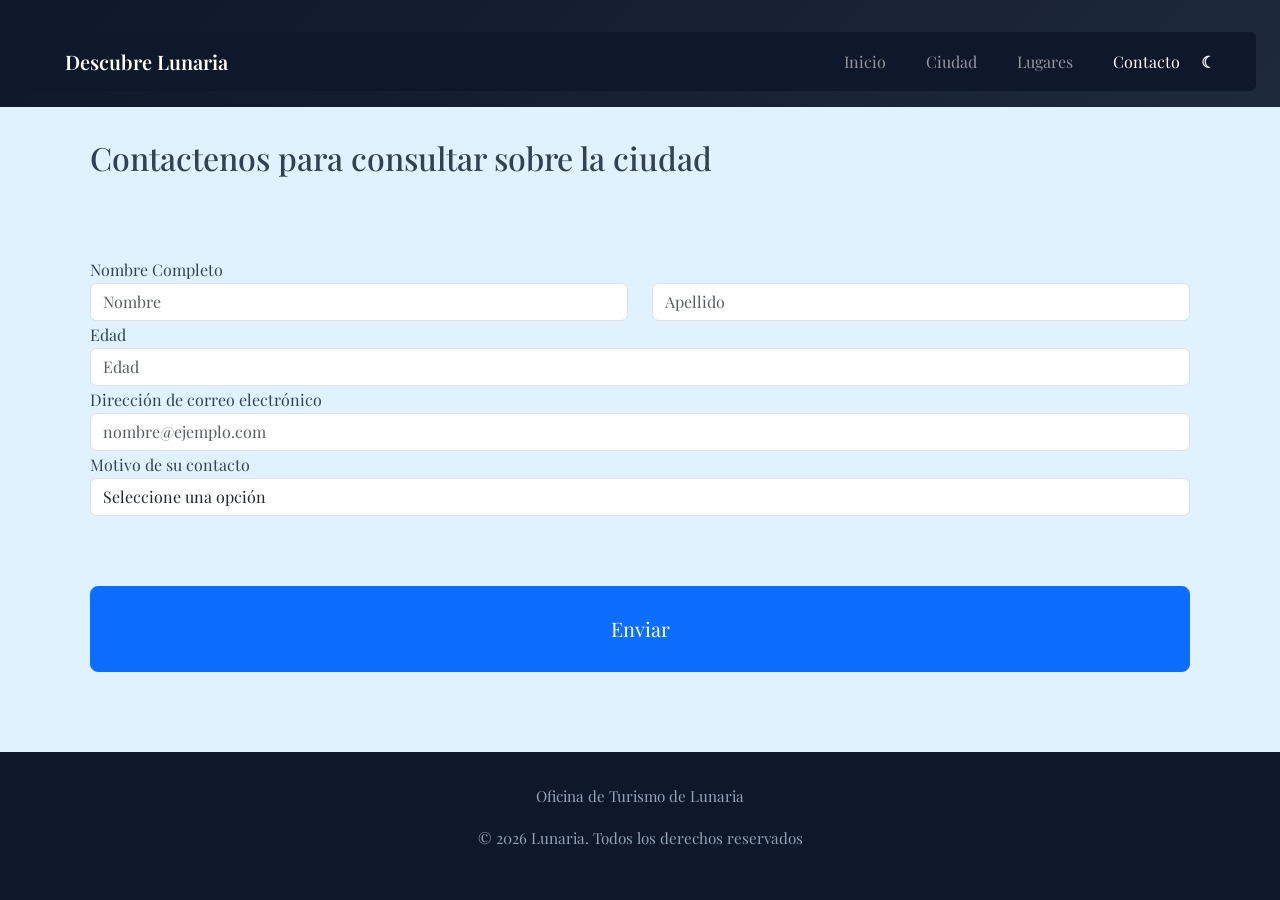
<file: Sub-Paginas/contacto.html>
<!DOCTYPE html>
<html lang="es">

<head>

    <meta charset="UTF-8">
    <meta name="viewport" content="width=device-width, initial-scale=1.0">
    <title>Contacto</title>
    <link
        href="https://fonts.googleapis.com/css2?family=Playfair+Display:ital,wght@0,400..900;1,400..900&display=swap"
        rel="stylesheet">
    <link href="https://cdn.jsdelivr.net/npm/bootstrap@5.0.2/dist/css/bootstrap.min.css" rel="stylesheet"
        integrity="sha384-EVSTQN3/azprG1Anm3QDgpJLIm9Nao0Yz1ztcQTwFspd3yD65VohhpuuCOmLASjC" crossorigin="anonymous">
    <link rel="stylesheet" href="../css/estilos.css">
</head>

<body>
    <header id="Contacto">
        <nav class="navbar navbar-expand-lg navbar-dark menu-principal">
            <div class="container-fluid">
                <h1 class="mb-0"><a class="navbar-brand" href="#Menú">Descubre Lunaria</a></h1>

                <button class="navbar-toggler" type="button" data-bs-toggle="collapse" data-bs-target="#navbarLugares"
                    aria-controls="navbarLugares" aria-expanded="false" aria-label="Abrir o cerrar menú">
                    <span class="navbar-toggler-icon"></span>
                </button>

                <div class="collapse navbar-collapse" id="navbarLugares">
                    <ul class="navbar-nav ms-auto">
                        <li class="nav-item"><a class="nav-link" href="../index.html">Inicio</a></li>
                        <li class="nav-item"><a class="nav-link" href="ciudad.html">Ciudad</a></li>
                        <li class="nav-item"><a class="nav-link" href="lugares.html">Lugares</a></li>
                        <li class="nav-item"><a class="nav-link active" aria-current="page"
                                href="contacto.html">Contacto</a></li>
                    </ul>
                    <button id="botonTema" class="boton-tema" type="button" aria-label="Activar modo oscuro"
                        aria-pressed="false">
                        <span aria-hidden="true">☾</span>
                    </button>
                </div>
            </div>
        </nav>
    </header>
    <main>
        <!-- Este es un comentario en HTML <h2>Oficina de Turismo de Lunaria</h2>

        <p>Podés comunicarte con nosotros para obtener información sobre la ciudad</p>
        <ul>
            <li>
                <strong>Dirección:</strong>
                Mar 1220 Lunaria
            </li>

            <li>
                <strong>Teléfono:</strong>
                <a href="tel:+112451245">
                    +11 9 2451 245
                </a>
            </li>

            <li>
                <strong>Email:</strong>
                <a href="mailto:turismo@lunaria.com">
                    turismo@lunaria.com
                </a>
            </li>

            <li>
                <strong>Instagram:</strong>
                <a href="https://www.instagram.com/lunaria.turismo" target="_blank">
                    @lunaria.turismo
                </a>
            </li>
        </ul>*/
        -->

        <h2>Contactenos para consultar sobre la ciudad </h2>
        <div class="row g-4">
            <form>
                    <div class="row">
                        <label for="Nombre"> Nombre Completo</label>
                        <div class="col">
                            <input type="text" class="form-control" placeholder="Nombre" id="Nombre">
                        </div>
                        <div class="col">
                            <input type="text" class="form-control" placeholder="Apellido">
                        </div>
                    </div>
                <div class="form-group">
                    <label for="Edad"> Edad </label>
                    <input type="number" class="form-control" id="Edad" placeholder="Edad">
                </div>
                <div class="form-group">
                    <label for="exampleFormControlInput1">Dirección de correo electrónico</label>
                    <input type="email" class="form-control" id="exampleFormControlInput1"
                        placeholder="nombre@ejemplo.com">
                </div>
                <div class="form-group">
                    <label for="exampleFormControlSelect1">Motivo de su contacto</label>
                    <select class="form-control" id="exampleFormControlSelect1">
                        <option value="" disabled selected hidden>Seleccione una opción</option>
                        <option value="Recorrido">Recorrido turístico</option>
                        <option value="Inscripcción">Inscripcción a actividad</option>
                        <option value="Alquileres2">Alquileres a corto plazo</option>
                        <option value="Alquileres1">Alquileres a largo plazo</option>
                        <option value="Otro">Otro</option>
                    </select>
                </div>
                <!-- Campo de texto oculto que aparecerá al elegir "Otro" -->
                <div class="form-group" id="campoOtro" style="display: none;">
                    <label for="descripcionOtro">Motivo de contacto</label>
                    <input type="text" class="form-control" id="descripcionOtro">
                </div>
            </form>
            <br>
        </div>
        <button type="button" class="btn btn-primary btn-lg btn-block" id="btn-enviar">Enviar </button>
    </main>
    <footer>
        <p>Oficina de Turismo de Lunaria</p>
        <p>© 2026 Lunaria. Todos los derechos reservados</p>
        <script src="https://cdn.jsdelivr.net/npm/bootstrap@5.0.2/dist/js/bootstrap.bundle.min.js"
            integrity="sha384-MrcW6ZMFYlzcLA8Nl+NtUVF0sA7MsXsP1UyJoMp4YLEuNSfAP+JcXn/tWtIaxVXM" crossorigin="anonymous">
            </script>
        <script src="../js/main.js"></script>
    </footer>

</body>
</file>
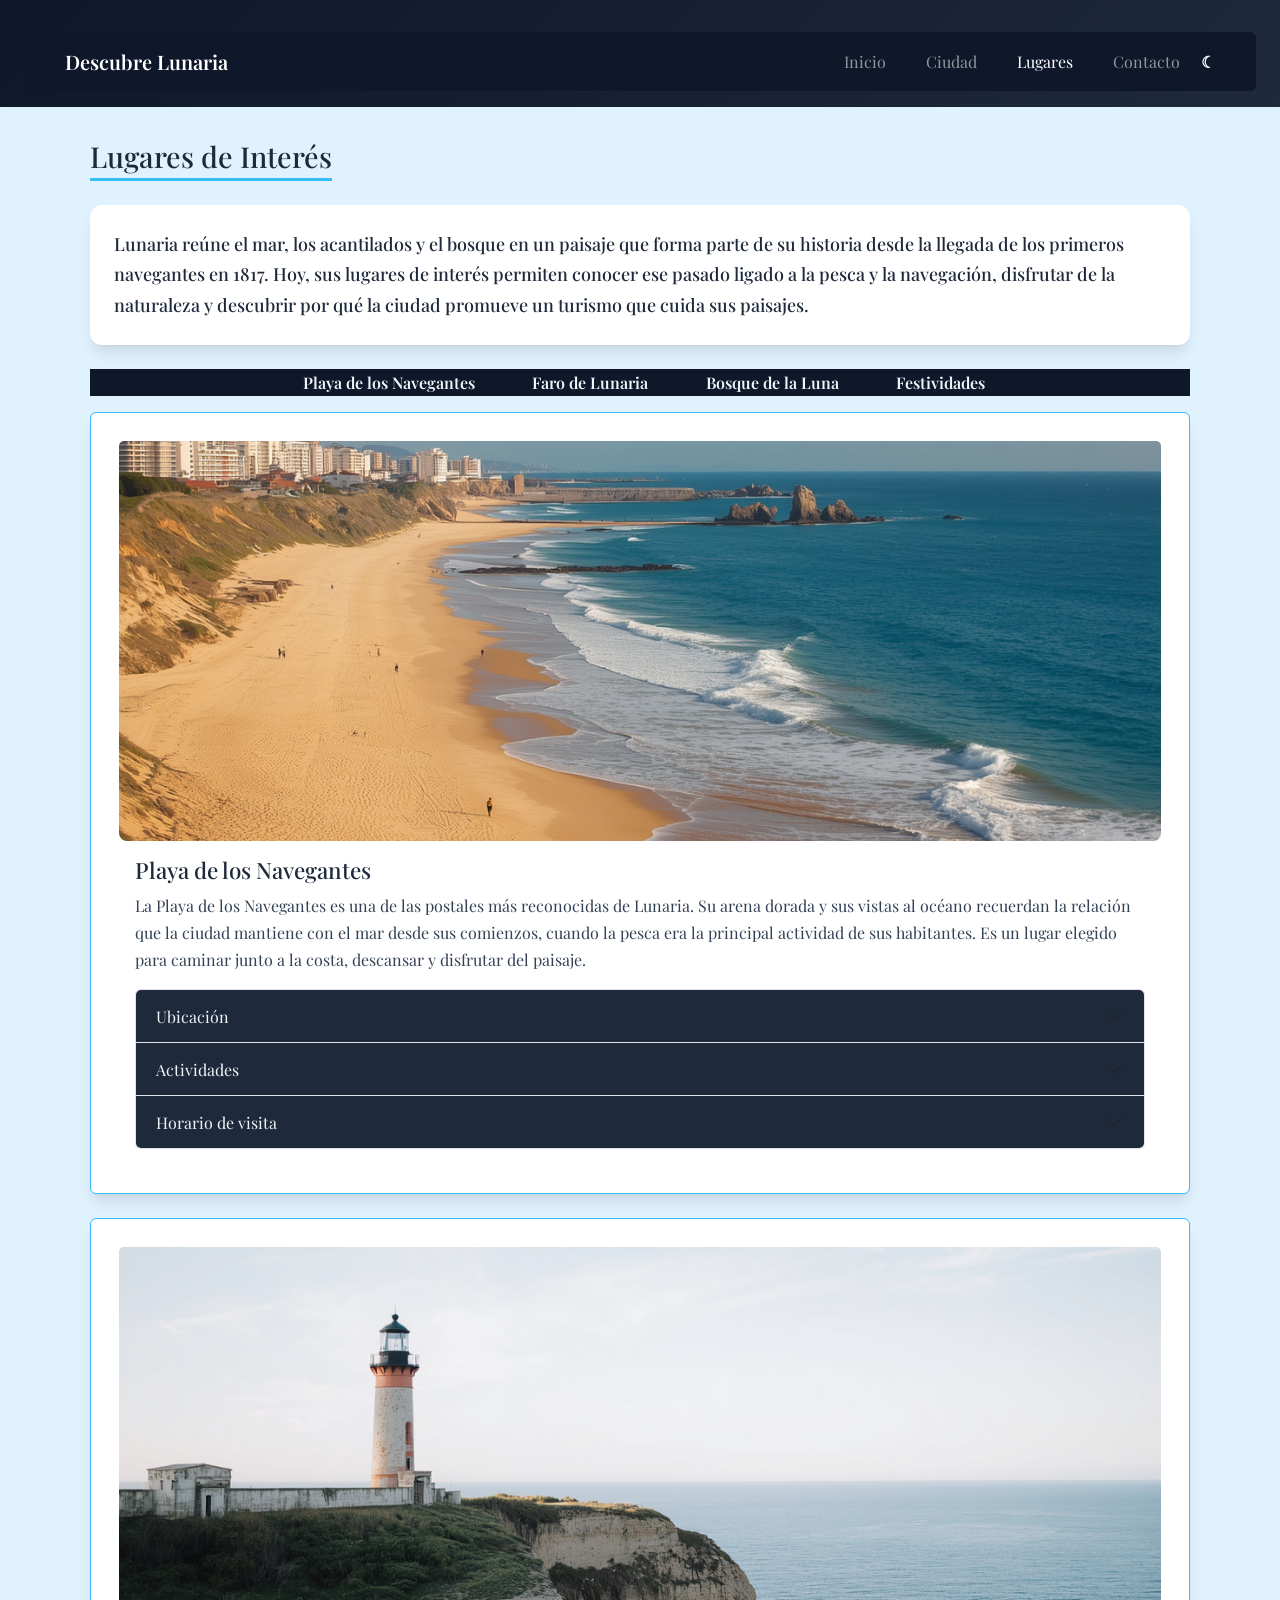
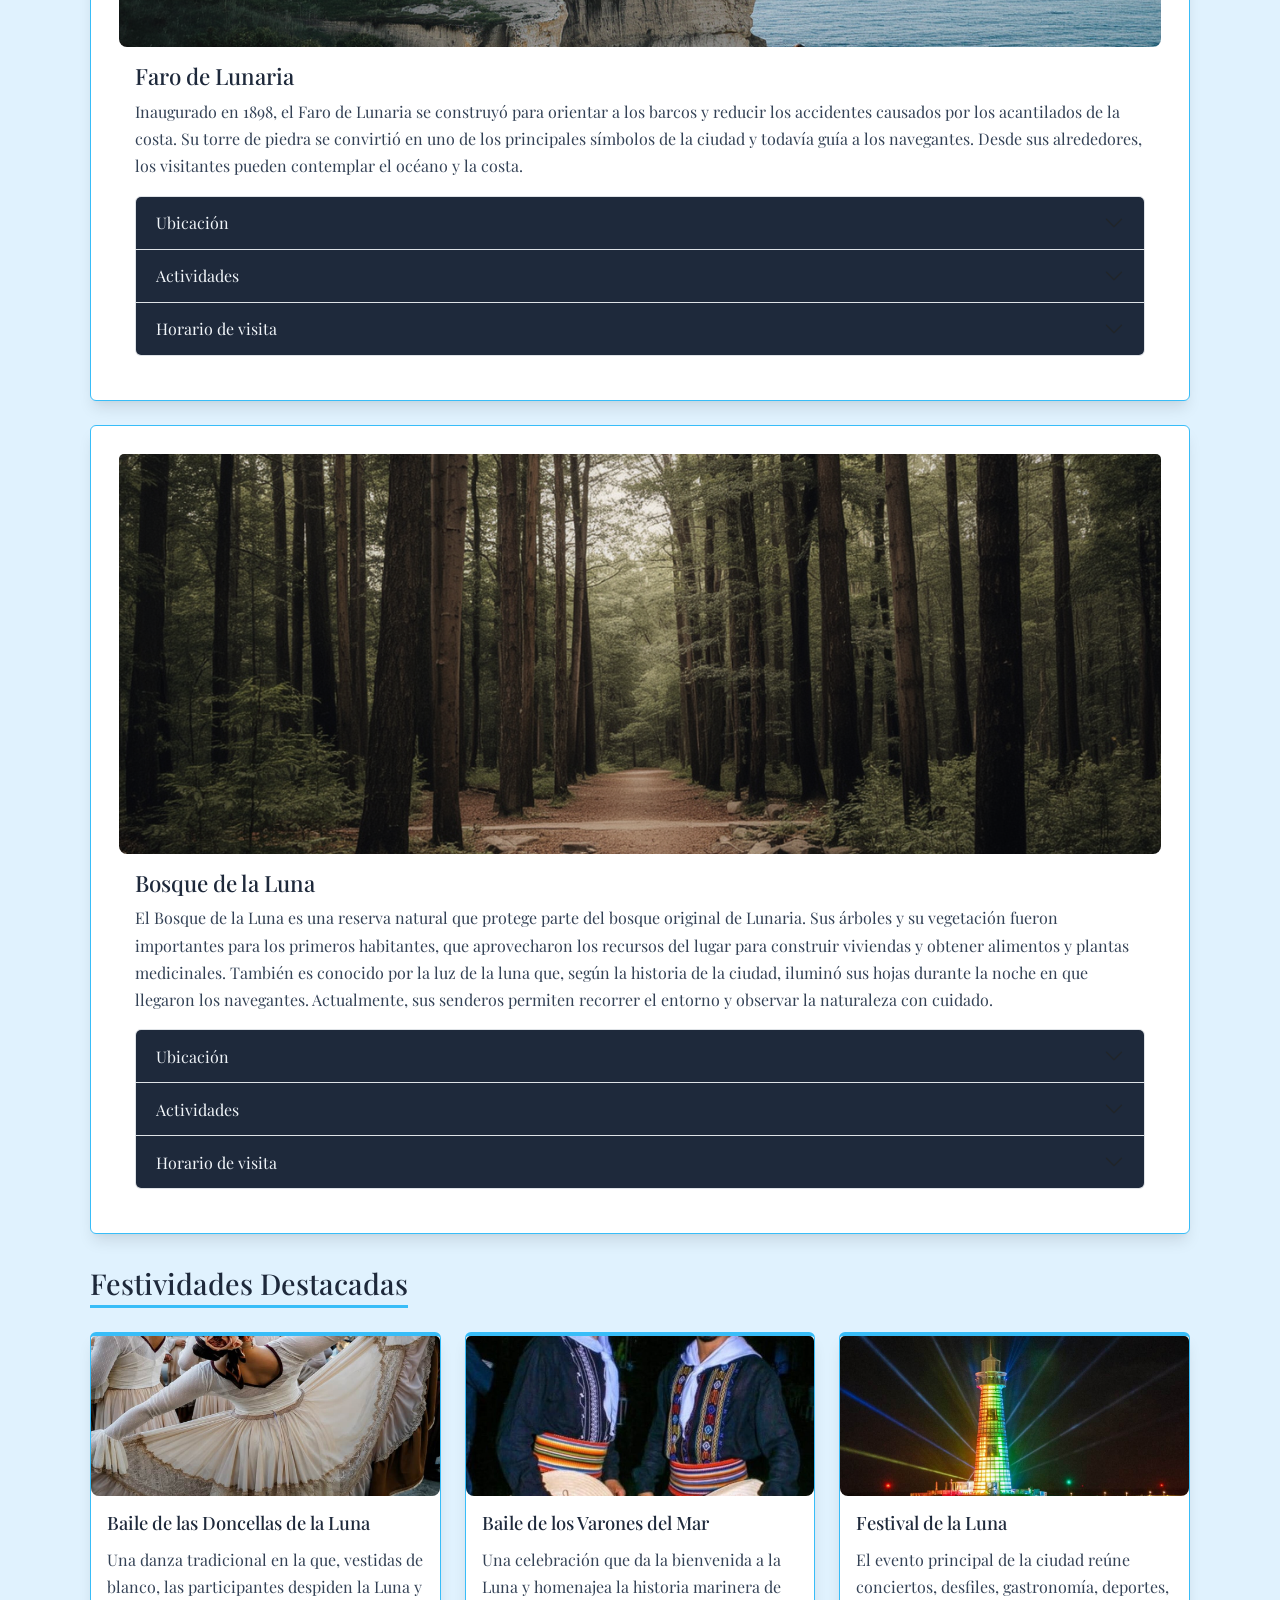
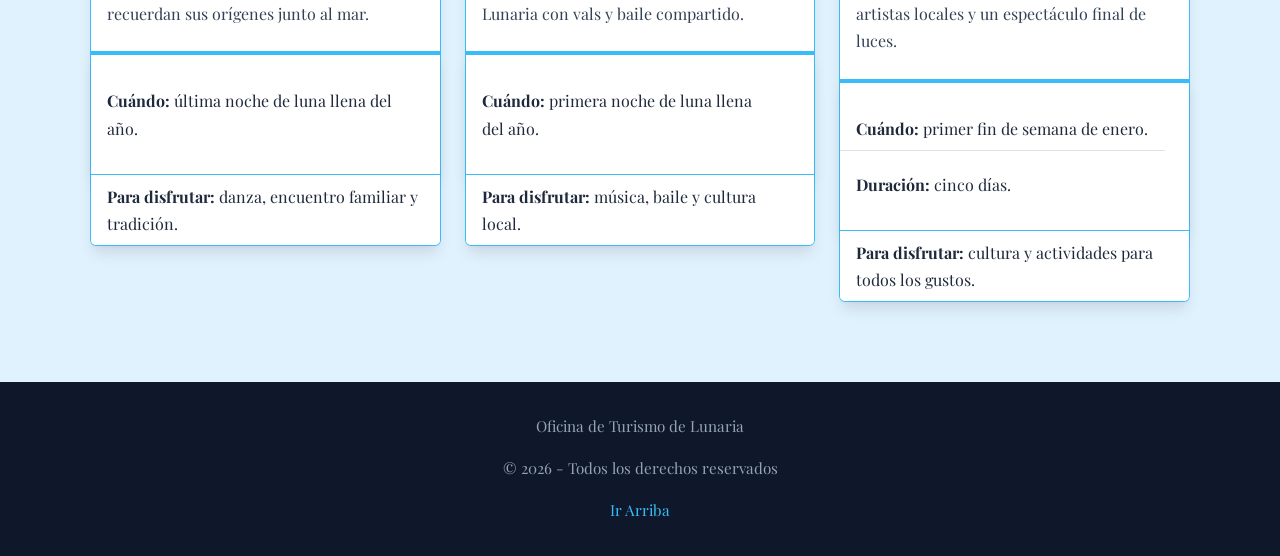
<file: Sub-Paginas/lugares.html>
<!doctype html>
<html lang="es">

<head>
  <meta charset="UTF-8">
  <meta name="viewport" content="width=device-width, initial-scale=1.0">
  <title>Lugares</title>
  <link href="https://fonts.googleapis.com/css2?family=Playfair+Display:ital,wght@0,400..900;1,400..900&display=swap"
    rel="stylesheet">
  <link href="https://cdn.jsdelivr.net/npm/bootstrap@5.0.2/dist/css/bootstrap.min.css" rel="stylesheet"
    integrity="sha384-EVSTQN3/azprG1Anm3QDgpJLIm9Nao0Yz1ztcQTwFspd3yD65VohhpuuCOmLASjC" crossorigin="anonymous">
  <link rel="stylesheet" href="../css/estilos.css">
</head>

<body class="pagina-lugares" aria-label="Navegación Principal">
  <header id="Lugares">
    <nav class="navbar navbar-expand-lg navbar-dark menu-principal">
      <div class="container-fluid">
        <h1 class="mb-0"><a class="navbar-brand" href="#Lugares">Descubre Lunaria</a></h1>
        <button class="navbar-toggler" type="button" data-bs-toggle="collapse" data-bs-target="#navbarLugares"
          aria-controls="navbarLugares" aria-expanded="false" aria-label="Abrir o cerrar menú">
          <span class="navbar-toggler-icon"></span>
        </button>
        <div class="collapse navbar-collapse" id="navbarLugares">
          <ul class="navbar-nav ms-auto">
            <li class="nav-item"><a class="nav-link" href="../index.html">Inicio</a></li>
            <li class="nav-item"><a class="nav-link" href="ciudad.html">Ciudad</a></li>
            <li class="nav-item"><a class="nav-link active" aria-current="page" href="lugares.html">Lugares</a></li>
            <li class="nav-item"><a class="nav-link" href="contacto.html">Contacto</a></li>
          </ul>
          <button id="botonTema" class="boton-tema" type="button" aria-label="Activar modo oscuro" aria-pressed="false">
            <span aria-hidden="true">☾</span>
          </button>
        </div>
      </div>
    </nav>
  </header>

  <main>
    <section>
      <h2>Lugares de Interés</h2>
      <p class="introduccion-lugares">
        Lunaria reúne el mar, los acantilados y el bosque en un paisaje que forma
        parte de su historia desde la llegada de los primeros navegantes en 1817.
        Hoy, sus lugares de interés permiten conocer ese pasado ligado a la pesca
        y la navegación, disfrutar de la naturaleza y descubrir por qué la ciudad
        promueve un turismo que cuida sus paisajes.
      </p>
      <nav class="menu-secciones" aria-label="Navegación Local">
        <ul>
          <li><a href="#playa">Playa de los Navegantes</a></li>
          <li><a href="#faro">Faro de Lunaria</a></li>
          <li><a href="#bosque">Bosque de la Luna</a></li>
          <li><a href="#festividades">Festividades</a></li>
        </ul>
      </nav>

      <div class="container-fluid px-0">
        <div class="row g-4">
          <div class="col-12">
            <article id="playa" class="card h-100">
              <img class="card-img-top" src="../imgs/imgs-lugares/PlayaLunaria.png"
                alt="Vista de la Playa de los Navegantes" width="600" height="400">
              <div class="card-body">
                <h3 class="card-title">Playa de los Navegantes</h3>
                <p class="card-text">
                  La Playa de los Navegantes es una de las postales más reconocidas de
                  Lunaria. Su arena dorada y sus vistas al océano recuerdan la relación
                  que la ciudad mantiene con el mar desde sus comienzos, cuando la pesca
                  era la principal actividad de sus habitantes. Es un lugar elegido para
                  caminar junto a la costa, descansar y disfrutar del paisaje.
                </p>
                <div class="accordion" id="datosPlaya">
                  <div class="accordion-item">
                    <h4 class="accordion-header" id="tituloUbicacionPlaya">
                      <button class="accordion-button collapsed" type="button" data-bs-toggle="collapse"
                        data-bs-target="#ubicacionPlaya" aria-expanded="false" aria-controls="ubicacionPlaya">
                        Ubicación
                      </button>
                    </h4>
                    <div id="ubicacionPlaya" class="accordion-collapse collapse" aria-labelledby="tituloUbicacionPlaya"
                      data-bs-parent="#datosPlaya">
                      <div class="accordion-body">
                        Se encuentra en la zona costera norte de Lunaria. La ciudad está en la
                        costa sur de Argentina, entre San Bernardo y San Clemente. Su paisaje
                        de arena y mar refleja la historia pesquera de la ciudad.
                      </div>
                    </div>
                  </div>
                  <div class="accordion-item">
                    <h4 class="accordion-header" id="tituloActividadesPlaya">
                      <button class="accordion-button collapsed" type="button" data-bs-toggle="collapse"
                        data-bs-target="#actividadesPlaya" aria-expanded="false" aria-controls="actividadesPlaya">
                        Actividades
                      </button>
                    </h4>
                    <div id="actividadesPlaya" class="accordion-collapse collapse"
                      aria-labelledby="tituloActividadesPlaya" data-bs-parent="#datosPlaya">
                      <div class="accordion-body">
                        Podés nadar y disfrutar del océano. También es un buen lugar para
                        caminar junto a la costa. Si te gusta el deporte, podés practicar surf.
                      </div>
                    </div>
                  </div>
                  <div class="accordion-item">
                    <h4 class="accordion-header" id="tituloHorarioPlaya">
                      <button class="accordion-button collapsed" type="button" data-bs-toggle="collapse"
                        data-bs-target="#horarioPlaya" aria-expanded="false" aria-controls="horarioPlaya">
                        Horario de visita
                      </button>
                    </h4>
                    <div id="horarioPlaya" class="accordion-collapse collapse" aria-labelledby="tituloHorarioPlaya"
                      data-bs-parent="#datosPlaya">
                      <div class="accordion-body">
                        Abierta todos los días.<br>
                        Horario de apertura: <time datetime="09:00">09:00</time>.<br>
                        Horario de cierre: <time datetime="18:00">18:00</time>.
                      </div>
                    </div>
                  </div>
                </div>
              </div>
            </article>
          </div>

          <div class="col-12">
            <article id="faro" class="card h-100">
              <img class="card-img-top" src="../imgs/imgs-lugares/FaroLunaria.png" alt="Faro de Lunaria" width="600"
                height="400">
              <div class="card-body">
                <h3 class="card-title">Faro de Lunaria</h3>
                <p class="card-text">
                  Inaugurado en 1898, el Faro de Lunaria se construyó para orientar a los
                  barcos y reducir los accidentes causados por los acantilados de la costa.
                  Su torre de piedra se convirtió en uno de los principales símbolos de la
                  ciudad y todavía guía a los navegantes. Desde sus alrededores, los
                  visitantes pueden contemplar el océano y la costa.
                </p>
                <div class="accordion" id="datosFaro">
                  <div class="accordion-item">
                    <h4 class="accordion-header" id="tituloUbicacionFaro">
                      <button class="accordion-button collapsed" type="button" data-bs-toggle="collapse"
                        data-bs-target="#ubicacionFaro" aria-expanded="false" aria-controls="ubicacionFaro">
                        Ubicación
                      </button>
                    </h4>
                    <div id="ubicacionFaro" class="accordion-collapse collapse" aria-labelledby="tituloUbicacionFaro"
                      data-bs-parent="#datosFaro">
                      <div class="accordion-body">
                        Está situado en los acantilados del sur de Lunaria. Su torre de piedra
                        supera los cuarenta metros de altura. Desde sus alrededores se pueden
                        contemplar el océano y la costa.
                      </div>
                    </div>
                  </div>
                  <div class="accordion-item">
                    <h4 class="accordion-header" id="tituloActividadesFaro">
                      <button class="accordion-button collapsed" type="button" data-bs-toggle="collapse"
                        data-bs-target="#actividadesFaro" aria-expanded="false" aria-controls="actividadesFaro">
                        Actividades
                      </button>
                    </h4>
                    <div id="actividadesFaro" class="accordion-collapse collapse"
                      aria-labelledby="tituloActividadesFaro" data-bs-parent="#datosFaro">
                      <div class="accordion-body">
                        Podés participar en visitas guiadas y tomar fotografías del faro y el
                        paisaje costero. Durante la visita, conocé su historia: fue inaugurado
                        en 1898 para orientar a los barcos.
                      </div>
                    </div>
                  </div>
                  <div class="accordion-item">
                    <h4 class="accordion-header" id="tituloHorarioFaro">
                      <button class="accordion-button collapsed" type="button" data-bs-toggle="collapse"
                        data-bs-target="#horarioFaro" aria-expanded="false" aria-controls="horarioFaro">
                        Horario de visita
                      </button>
                    </h4>
                    <div id="horarioFaro" class="accordion-collapse collapse" aria-labelledby="tituloHorarioFaro"
                      data-bs-parent="#datosFaro">
                      <div class="accordion-body">
                        Abierto todos los días.<br>
                        Horario de apertura: <time datetime="10:00">10:00</time>.<br>
                        Horario de cierre: <time datetime="17:00">17:00</time>.
                      </div>
                    </div>
                  </div>
                </div>
              </div>
            </article>
          </div>

          <div class="col-12">
            <article id="bosque" class="card h-100">
              <img class="card-img-top" src="../imgs/imgs-lugares/BosqueLunaria.png" alt="Bosque de la Luna" width="600"
                height="400">
              <div class="card-body">
                <h3 class="card-title">Bosque de la Luna</h3>
                <p class="card-text">
                  El Bosque de la Luna es una reserva natural que protege parte del bosque
                  original de Lunaria. Sus árboles y su vegetación fueron importantes para
                  los primeros habitantes, que aprovecharon los recursos del lugar para
                  construir viviendas y obtener alimentos y plantas medicinales. También
                  es conocido por la luz de la luna que, según la historia de la ciudad,
                  iluminó sus hojas durante la noche en que llegaron los navegantes.
                  Actualmente, sus senderos permiten recorrer el entorno y observar la
                  naturaleza con cuidado.
                </p>
                <div class="accordion" id="datosBosque">
                  <div class="accordion-item">
                    <h4 class="accordion-header" id="tituloUbicacionBosque">
                      <button class="accordion-button collapsed" type="button" data-bs-toggle="collapse"
                        data-bs-target="#ubicacionBosque" aria-expanded="false" aria-controls="ubicacionBosque">
                        Ubicación
                      </button>
                    </h4>
                    <div id="ubicacionBosque" class="accordion-collapse collapse"
                      aria-labelledby="tituloUbicacionBosque" data-bs-parent="#datosBosque">
                      <div class="accordion-body">
                        Se encuentra en la zona montañosa del este de Lunaria. Es una reserva
                        natural que protege parte del bosque original de la ciudad. Sus árboles
                        y senderos forman parte de un entorno natural ligado a la historia local.
                      </div>
                    </div>
                  </div>
                  <div class="accordion-item">
                    <h4 class="accordion-header" id="tituloActividadesBosque">
                      <button class="accordion-button collapsed" type="button" data-bs-toggle="collapse"
                        data-bs-target="#actividadesBosque" aria-expanded="false" aria-controls="actividadesBosque">
                        Actividades
                      </button>
                    </h4>
                    <div id="actividadesBosque" class="accordion-collapse collapse"
                      aria-labelledby="tituloActividadesBosque" data-bs-parent="#datosBosque">
                      <div class="accordion-body">
                        Podés recorrer sus senderos y disfrutar del paisaje. Es posible observar
                        aves y fotografiar la naturaleza. Se recomienda cuidar el entorno durante
                        la visita.
                      </div>
                    </div>
                  </div>
                  <div class="accordion-item">
                    <h4 class="accordion-header" id="tituloHorarioBosque">
                      <button class="accordion-button collapsed" type="button" data-bs-toggle="collapse"
                        data-bs-target="#horarioBosque" aria-expanded="false" aria-controls="horarioBosque">
                        Horario de visita
                      </button>
                    </h4>
                    <div id="horarioBosque" class="accordion-collapse collapse" aria-labelledby="tituloHorarioBosque"
                      data-bs-parent="#datosBosque">
                      <div class="accordion-body">
                        Abierto todos los días.<br>
                        Horario de apertura: <time datetime="08:00">08:00</time>.<br>
                        Horario de cierre: <time datetime="18:00">18:00</time>.
                      </div>
                    </div>
                  </div>
                </div>
              </div>
            </article>
          </div>
        </div>
      </div>
      <section id="festividades" class="festividades-lunaria" aria-labelledby="titulo-festividades">
        <h2 id="titulo-festividades">Festividades Destacadas</h2>
        <div class="festividades-tarjetas">
          <article class="card festividad-card h-100">
            <img class="card-img-top" src="../imgs/imgs-lugares/DoncellasDeLaLuna.jpg"
              alt="Celebración del Baile de las Doncellas de la Luna">
            <div class="card-body">
              <h4 class="card-title">Baile de las Doncellas de la Luna</h4>
              <p class="card-text">
                Una danza tradicional en la que, vestidas de blanco, las participantes
                despiden la Luna y recuerdan sus orígenes junto al mar.
              </p>
            </div>
            <ul class="list-group list-group-flush">
              <li class="list-group-item"><strong>Cuándo:</strong> última noche de luna llena del año.</li>
            </ul>
            <div class="card-footer">
              <strong>Para disfrutar:</strong> danza, encuentro familiar y tradición.
            </div>
          </article>
          <article class="card festividad-card h-100">
            <img class="card-img-top" src="../imgs/imgs-lugares/VaronesDelMar.jpg"
              alt="Celebración del Baile de los Varones del Mar">
            <div class="card-body">
              <h4 class="card-title">Baile de los Varones del Mar</h4>
              <p class="card-text">
                Una celebración que da la bienvenida a la Luna y homenajea la historia
                marinera de Lunaria con vals y baile compartido.
              </p>
            </div>
            <ul class="list-group list-group-flush">
              <li class="list-group-item"><strong>Cuándo:</strong> primera noche de luna llena del año.</li>
            </ul>
            <div class="card-footer">
              <strong>Para disfrutar:</strong> música, baile y cultura local.
            </div>
          </article>
          <article class="card festividad-card h-100">
            <img class="card-img-top" src="../imgs/imgs-lugares/EspectaculoLuces.jpg"
              alt="Espectáculo de luces del Festival de la Luna">
            <div class="card-body">
              <h4 class="card-title">Festival de la Luna</h4>
              <p class="card-text">
                El evento principal de la ciudad reúne conciertos, desfiles, gastronomía,
                deportes, artistas locales y un espectáculo final de luces.
              </p>
            </div>
            <ul class="list-group list-group-flush">
              <li class="list-group-item"><strong>Cuándo:</strong> primer fin de semana de enero.</li>
              <li class="list-group-item"><strong>Duración:</strong> cinco días.</li>
            </ul>
            <div class="card-footer">
              <strong>Para disfrutar:</strong> cultura y actividades para todos los gustos.
            </div>
          </article>
        </div>
      </section>
    </section>
  </main>
  <footer>
    <p>Oficina de Turismo de Lunaria</p>
    <p></p>© 2026 - Todos los derechos reservados</p>
    <a href="#Lugares">Ir Arriba</a>
  </footer>
  <script src="https://cdn.jsdelivr.net/npm/bootstrap@5.0.2/dist/js/bootstrap.bundle.min.js"
    integrity="sha384-MrcW6ZMFYlzcLA8Nl+NtUVF0sA7MsXsP1UyJoMp4YLEuNSfAP+JcXn/tWtIaxVXM" crossorigin="anonymous">
    </script>
  <script src="../js/main.js"></script>
</body>

</html>
</file>
<file: css/estilos.css>
@import url('https://fonts.googleapis.com/css2?family=Playfair+Display:ital,wght@0,400..900;1,400..900&display=swap');

/* VARIABLES*/
:root {
  --color-primary: #1e293b;
  /* Azul noche/marino oscuro */
  --color-secondary: #0f172a;
  /* Azul profundo */
  --color-accent: #38bdf8;
  /* Azul claro / destello lunar */
  --color-bg: #e0f2fe;
  /* Fondo suave */
  --color-card-bg: #ffffff;
  /* Fondo de tarjetas/artículos */
  --color-text: #334155;
  /* Texto principal */
  --color-text-light: #64748b;
  /* Texto secundario */
  --font-main: system-ui, -apple-system, BlinkMacSystemFont, 'Segoe UI', Roboto, Oxygen, Ubuntu, Cantarell, sans-serif;
  --max-width: 1100px;
  --border-radius: 12px;
  --shadow: 0 10px 15px -3px rgba(0, 0, 0, 0.1), 0 4px 6px -4px rgba(0, 0, 0, 0.05);
}

* {
  box-sizing: border-box;
  margin: 0;
  padding: 0;
}

body {
  font-family: 'Playfair Display', serif;
  background-color: var(--color-bg);
  color: var(--color-text);
  line-height: 1.7;
  display: flex;
  flex-direction: column;
  min-height: 100vh;
}

/* HEADER Y NAVEGACIÓN*/
header {
  background: linear-gradient(135deg, var(--color-secondary), var(--color-primary));
  color: #ffffff;
  padding: 1rem 1.5rem;
  text-align: center;
}

header h1 {
  font-size: 2.5rem;
  font-weight: 700;
  letter-spacing: -0.025em;
  margin-bottom: 0.5rem;
}

header h2,
header p {
  color: var(--color-accent);
  font-size: 1.15rem;
  font-weight: 400;
}

header img {
  width: 100%;
  max-width: var(--max-width);
  max-height: 350px;
  object-fit: cover;
  border-radius: var(--border-radius);
  margin-top: 1.5rem;
  box-shadow: var(--shadow);
}

/* Menú de navegación */
nav {
  background-color: var(--color-primary);
  text-align: center;
  padding: 0.75rem 1rem;
  position: sticky;
  top: 0;
  z-index: 100;
  box-shadow: 0 4px 6px -1px rgba(0, 0, 0, 0.1);
}

nav hr {
  display: none;
  /* Se ocultan las líneas horizontales antiguas */
}

nav ul {
  list-style: none;
  display: flex;
  justify-content: center;
  align-items: center;
  gap: 1.5rem;
  flex-wrap: wrap;
}

nav a,
nav .boton-tema {
  color: #f1f5f9;
  text-decoration: none;
  font-weight: 600;
  font-size: 1rem;
  padding: 0.4rem 0.8rem;
  border-radius: 6px;
  transition: all 0.2s ease-in-out;
  display: inline-block;
}

nav .boton-tema {
  background: transparent;
  border: 0;
  cursor: pointer;
}

nav a:hover,
nav .boton-tema:hover {
  background-color: rgba(56, 189, 248, 0.2);
  color: var(--color-accent);
}

/* ESTRUCTURA PRINCIPAL (MAIN, SECTIONS, ASIDE)*/
main {
  max-width: var(--max-width);
  width: 90%;
  margin: 2rem auto;
  flex: 1;
  display: grid;
  grid-template-columns: 1fr;
  gap: 2rem;
}

section h2 {
  font-size: 1.8rem;
  color: var(--color-primary);
  margin-bottom: 1.5rem;
  border-bottom: 3px solid var(--color-accent);
  display: inline-block;
  padding-bottom: 0.25rem;
}

/*  ARTÍCULOS Y CONTENIDO*/
article {
  background-color: var(--color-card-bg);
  padding: 1.75rem;
  border-radius: var(--border-radius);
  box-shadow: var(--shadow);
  margin-bottom: 2rem;
}

article h3 {
  color: var(--color-primary);
  font-size: 1.4rem;
  margin-bottom: 1rem;
}

article p {
  margin-bottom: 1rem;
  color: var(--color-text);
}

article p:last-child {
  margin-bottom: 0;
}

article img {
  width: 100%;
  height: auto;
  max-height: 400px;
  object-fit: cover;
  border-radius: 8px;
  margin: 1.25rem 0;
}

/* Listas estilizadas (Contacto y Lugares) */
ul {
  list-style: none;
}

article ul,
section ul {
  background-color: var(--color-card-bg);
  padding: 1.5rem;
  border-radius: var(--border-radius);
  box-shadow: var(--shadow);
  margin-bottom: 2rem;
}

article ul li,
section ul li {
  margin-bottom: 0.75rem;
  padding-left: 0.5rem;
}

article ul li:last-child,
section ul li:last-child {
  margin-bottom: 0;
}

/* ASIDE (SIDEBAR EN LA HISTORIA/CIUDAD)*/
aside {
  background-color: var(--color-card-bg);
  padding: 1.5rem;
  border-radius: var(--border-radius);
  box-shadow: var(--shadow);
  height: fit-content;
  border-top: 4px solid var(--color-accent);
}

aside h2 {
  font-size: 1.4rem;
  margin-bottom: 1rem;
  border-bottom: none;
}

aside p {
  margin-bottom: 0.75rem;
  font-size: 0.95rem;
  border-bottom: 1px dashed #e2e8f0;
  padding-bottom: 0.5rem;
}

aside p:last-child {
  border-bottom: none;
}

/*ENLACES Y BOTONES */
a {
  color: #0284c7;
  text-decoration: none;
  transition: color 0.2s ease;
}

a:hover {
  color: #0369a1;
  text-decoration: underline;
}

/* FOOTER*/
footer {
  background-color: var(--color-secondary);
  color: #94a3b8;
  text-align: center;
  padding: 2rem 1rem;
  margin-top: 3rem;
  font-size: 0.95rem;
}

footer address {
  font-style: normal;
}

footer a {
  color: var(--color-accent);
}

/* Bootstrap: conserva el título semántico sin agrandar la marca */
.menu-principal h1 {
  font-size: inherit;
  letter-spacing: normal;
  margin: 0;
}

/* Bootstrap: mantiene el mismo estilo del menú principal en todas las páginas. */
.menu-principal {
  background-color: var(--color-secondary, #333);
  /* Fallback por si no tienes la variable */
  box-shadow: none;
  margin-top: 1rem;
  padding: 0.5rem 1rem;
  border-radius: 0.375rem;
}

/* Quita márgenes y padding de la lista interna del menú */
.menu-principal ul {
  background: transparent;
  box-shadow: none;
  padding: 0;
  margin: 0;
}

/* Modo Oscuro */
body.dark-mode {
  color-scheme: dark;
  --color-primary: #1e293b;
  --color-secondary: #0f172a;
  --color-accent: #7dd3fc;
  --color-bg: #111827;
  --color-card-bg: #1f2937;
  --color-text: #e5e7eb;
  --color-text-light: #cbd5e1;
  --shadow: 0 10px 15px -3px rgba(0, 0, 0, 0.35), 0 4px 6px -4px rgba(0, 0, 0, 0.2);
}

body.dark-mode a {
  color: var(--color-accent);
}

body.dark-mode .Lunar,
body.dark-mode .Lunar-Acantilado {
  color: var(--color-text);
}

body.dark-mode section h2,
body.dark-mode article h3,
body.dark-mode aside h2,
body.dark-mode .introduccion-lugares,
body.dark-mode .card-title,
body.dark-mode .festividades-lunaria>h3,
body.dark-mode .accordion-body,
body.dark-mode .festividad-card .list-group-item,
body.dark-mode .festividad-card .card-footer {
  color: var(--color-text);
}

body.dark-mode .card,
body.dark-mode .card-header,
body.dark-mode .card-footer,
body.dark-mode .list-group-item,
body.dark-mode .accordion-item,
body.dark-mode .accordion-body {
  background-color: var(--color-card-bg);
  color: var(--color-text);
  border-color: #475569;
}

body.dark-mode .pagina-lugares .accordion-button,
body.dark-mode .pagina-lugares .accordion-button:not(.collapsed) {
  background-color: var(--color-secondary);
  color: var(--color-text);
}

body.dark-mode .form-control,
body.dark-mode .form-select {
  background-color: #111827;
  color: var(--color-text);
  border-color: #475569;
}

body.dark-mode .form-control::placeholder {
  color: #9ca3af;
}

.Lunar {
  padding: 2px 3px;
  margin-top: 1rem;
  color: rgba(9, 0, 49, 0.541);
  text-decoration: solid;
  font-weight: bold;
}

.Lunar-Acantilado {
  color: rgba(9, 0, 49, 0.541);
  text-decoration: solid;
  font-weight: bold;
}

.Acant {
  float: left;
  margin-top: 0;
  margin-right: 20px;
  margin-bottom: 10px;
  width: 30rem;
}

.Pagina-Inicio-Titulo {
  text-align: center;
  background-color: #0f172a;
  color: #38bdf8;
  font-size: 1.4rem;
}

.Tarjeta {
  background-color: var(--color-card-bg);
  padding: 1.5rem;
  border-radius: var(--border-radius);
  box-shadow: var(--shadow);
  height: fit-content;
  border-top: 4px solid var(--color-accent);
}

/*AJUSTES PARA LUGARES*/
/* Diseño: destaca la introducción sin afectar otras páginas. */
.pagina-lugares .introduccion-lugares {
  background-color: var(--color-card-bg);
  padding: 1.5rem;
  border-radius: var(--border-radius);
  box-shadow: var(--shadow);
  color: var(--color-primary);
  font-size: 18px;
  font-weight: 500;
  margin-bottom: 1.5rem;
}

/* Espaciado: separa el menú del texto anterior. */
.pagina-lugares .menu-secciones {
  background-color: var(--color-secondary);
  box-shadow: none;
  margin-top: 1rem;
  padding: 0;
}

/* Navegación: quita el estilo de tarjeta de la lista del menú. */
.pagina-lugares .menu-secciones ul {
  background: transparent;
  box-shadow: none;
  padding: 0;
  margin: 0 0 1rem;
  row-gap: 0;
}

/* Espaciado: elimina el espacio extra entre enlaces. */
.pagina-lugares .menu-secciones li {
  margin-bottom: 0;
}

.pagina-lugares .menu-secciones a {
  padding: 0.2rem 0.8rem;
  line-height: 1.2;
}

/* Bootstrap - personalizaciones */
/* Bootstrap: recupera el margen lateral original del contenido de Lugares. */
.pagina-lugares main {
  width: 90%;
  max-width: var(--max-width);
}

/* Bootstrap: integra las tarjetas con la paleta de Lunaria. */
.pagina-lugares .card {
  border-color: var(--color-accent);
  margin-bottom: 0;
}

/* Bootstrap: mantiene el color principal en los títulos de las tarjetas. */
.pagina-lugares .card-title {
  color: var(--color-primary);
}

/* Bootstrap: elimina el margen global de las imágenes dentro de las tarjetas. */
.pagina-lugares .card-img-top {
  margin: 0;
}

/* Bootstrap: da a los controles cerrados el color del navbar. */
.pagina-lugares .accordion-button {
  background-color: var(--color-primary);
  color: #f1f5f9;
}

/* Bootstrap: mantiene blanco el contenido desplegado. */
.pagina-lugares .accordion-body {
  background-color: var(--color-card-bg);
  color: var(--color-primary);
}

/* Bootstrap: conserva azul el encabezado mientras el contenido está abierto. */
.pagina-lugares .accordion-button:not(.collapsed) {
  background-color: var(--color-primary);
  color: #f1f5f9;
  box-shadow: none;
}

/* Flexbox: distribuye las tarjetas de festividades de forma responsiva. */
.pagina-lugares .festividades-tarjetas {
  display: flex;
  flex-wrap: wrap;
  gap: 1.5rem;
}

/* Diseño: conserva el estilo de las tarjetas de lugares en formato compacto. */
.pagina-lugares .festividad-card {
  flex: 1 1 200px;
  padding: 0;
  border-top: 4px solid var(--color-accent);
  margin-bottom: 0;
}

/* Tipografía: iguala la jerarquía del título con los títulos de lugares. */
.pagina-lugares .festividades-lunaria>h3 {
  color: var(--color-primary);
  font-size: 1.4rem;
  margin-bottom: 1rem;
}

/* Espaciado: separa las festividades de las fichas anteriores. */
.pagina-lugares .festividades-lunaria {
  margin-top: 2rem;
}

/* Bootstrap: integra las imágenes al formato de tarjeta. */
.pagina-lugares .festividad-card .card-img-top {
  margin: 0;
  height: 160px;
  object-fit: cover;
}

/* Tipografía: diferencia el título de cada festividad. */
.pagina-lugares .festividad-card .card-title {
  font-size: 1.15rem;
  margin-bottom: 0.75rem;
}

/* Espaciado: compacta el texto de las tarjetas de festividades. */
.pagina-lugares .festividad-card .card-text {
  margin-bottom: 0.5rem;
}

/* Bootstrap: adapta la lista y el pie de las tarjetas a la paleta. */
.pagina-lugares .festividad-card .list-group-item,
.pagina-lugares .festividad-card .card-footer {
  color: var(--color-primary);
  background-color: var(--color-card-bg);
}

.pagina-lugares .festividad-card .card-footer {
  border-top-color: var(--color-accent);
}
</file>
<file: estilos.css>
@import url('https://fonts.googleapis.com/css2?family=Playfair+Display:ital,wght@0,400..900;1,400..900&display=swap');

/* VARIABLES*/
:root {
  --color-primary: #1e293b;       /* Azul noche/marino oscuro */
  --color-secondary: #0f172a;     /* Azul profundo */
  --color-accent: #38bdf8;        /* Azul claro / destello lunar */
  --color-bg: #e0f2fe;            /* Fondo suave */
  --color-card-bg: #ffffff;       /* Fondo de tarjetas/artículos */
  --color-text: #334155;          /* Texto principal */
  --color-text-light: #64748b;    /* Texto secundario */
  --font-main: system-ui, -apple-system, BlinkMacSystemFont, 'Segoe UI', Roboto, Oxygen, Ubuntu, Cantarell, sans-serif;
  --max-width: 1100px;
  --border-radius: 12px;
  --shadow: 0 10px 15px -3px rgba(0, 0, 0, 0.1), 0 4px 6px -4px rgba(0, 0, 0, 0.05);
}

* {
  box-sizing: border-box;
  margin: 0;
  padding: 0;
}

body {
  font-family: 'Playfair Display', serif;
  background-color: var(--color-bg);
  color: var(--color-text);
  line-height: 1.7;
  display: flex;
  flex-direction: column;
  min-height: 100vh;
}

/* HEADER Y NAVEGACIÓN*/
header {
  background: linear-gradient(135deg, var(--color-secondary), var(--color-primary));
  color: #ffffff;
  padding: 2.5rem 1.5rem;
  text-align: center;
}

header h1 {
  font-size: 2.5rem;
  font-weight: 700;
  letter-spacing: -0.025em;
  margin-bottom: 0.5rem;
}

header h2, header p {
  color: var(--color-accent);
  font-size: 1.15rem;
  font-weight: 400;
}

header img {
  width: 100%;
  max-width: var(--max-width);
  max-height: 350px;
  object-fit: cover;
  border-radius: var(--border-radius);
  margin-top: 1.5rem;
  box-shadow: var(--shadow);
}

/* Menú de navegación */
nav {
  background-color: var(--color-primary);
  text-align: center;
  padding: 0.75rem 1rem;
  position: sticky;
  top: 0;
  z-index: 100;
  box-shadow: 0 4px 6px -1px rgba(0, 0, 0, 0.1);
}

nav hr {
  display: none; /* Se ocultan las líneas horizontales antiguas */
}

nav ul {
  list-style: none;
  display: flex;
  justify-content: center;
  align-items: center;
  gap: 1.5rem;
  flex-wrap: wrap;
}

nav a {
  color: #f1f5f9;
  text-decoration: none;
  font-weight: 600;
  font-size: 1rem;
  padding: 0.4rem 0.8rem;
  border-radius: 6px;
  transition: all 0.2s ease-in-out;
  display: inline-block;
}

nav a:hover {
  background-color: rgba(56, 189, 248, 0.2);
  color: var(--color-accent);
}

/* ESTRUCTURA PRINCIPAL (MAIN, SECTIONS, ASIDE)*/
main {
  max-width: var(--max-width);
  width: 90%;
  margin: 2rem auto;
  flex: 1;
  display: grid;
  grid-template-columns: 1fr;
  gap: 2rem;
}

/* Soporte para la estructura con sidebar (<aside>) de ciudad.html */
main:has(aside) {
  grid-template-columns: 2.5fr 1fr;
}

section h2 {
  font-size: 1.8rem;
  color: var(--color-primary);
  margin-bottom: 1.5rem;
  border-bottom: 3px solid var(--color-accent);
  display: inline-block;
  padding-bottom: 0.25rem;
}

/*  ARTÍCULOS Y CONTENIDO*/
article {
  background-color: var(--color-card-bg);
  padding: 1.75rem;
  border-radius: var(--border-radius);
  box-shadow: var(--shadow);
  margin-bottom: 2rem;
}

article h3 {
  color: var(--color-primary);
  font-size: 1.4rem;
  margin-bottom: 1rem;
}

article p {
  margin-bottom: 1rem;
  color: var(--color-text);
}

article p:last-child {
  margin-bottom: 0;
}

article img {
  width: 100%;
  height: auto;
  max-height: 400px;
  object-fit: cover;
  border-radius: 8px;
  margin: 1.25rem 0;
}

/* Listas estilizadas (Contacto y Lugares) */
ul {
  list-style: none;
}

article ul, section ul {
  background-color: var(--color-card-bg);
  padding: 1.5rem;
  border-radius: var(--border-radius);
  box-shadow: var(--shadow);
  margin-bottom: 2rem;
}

article ul li, section ul li {
  margin-bottom: 0.75rem;
  padding-left: 0.5rem;
}

article ul li:last-child, section ul li:last-child {
  margin-bottom: 0;
}

/* ASIDE (SIDEBAR EN LA HISTORIA/CIUDAD)*/
aside {
  background-color: var(--color-card-bg);
  padding: 1.5rem;
  border-radius: var(--border-radius);
  box-shadow: var(--shadow);
  height: fit-content;
  border-top: 4px solid var(--color-accent);
}

aside h2 {
  font-size: 1.4rem;
  margin-bottom: 1rem;
  border-bottom: none;
}

aside p {
  margin-bottom: 0.75rem;
  font-size: 0.95rem;
  border-bottom: 1px dashed #e2e8f0;
  padding-bottom: 0.5rem;
}

aside p:last-child {
  border-bottom: none;
}

/*ENLACES Y BOTONES */
a {
  color: #0284c7;
  text-decoration: none;
  transition: color 0.2s ease;
}

a:hover {
  color: #0369a1;
  text-decoration: underline;
}

/* FOOTER*/
footer {
  background-color: var(--color-secondary);
  color: #94a3b8;
  text-align: center;
  padding: 2rem 1rem;
  margin-top: 3rem;
  font-size: 0.95rem;
}

footer address {
  font-style: normal;
}

footer a {
  color: var(--color-accent);
}

.Lunar {
  padding: 2px 3px;
  margin-top: 1rem;
  color: rgba(9, 0, 49, 0.541);
  text-decoration: solid;
  font-weight:bold;
}

.Lunar-Acantilado {
  color: rgba(9, 0, 49, 0.541);
  text-decoration: solid;
  font-weight:bold;
}
.Acant {
  float:left ;
  margin-top: 0;
  margin-right: 20px;
  margin-bottom: 10px;
  width: 30rem;
}
.Text-Acant {
  text-align: center;
  background-color: #0f172a;
  color: #38bdf8;
  font-size: 1.4rem;
}

/*AJUSTES PARA LUGARES*/
/*Separa el menú del texto anterior*/
.pagina-lugares .menu-secciones {
  background-color: var(--color-secondary);
  box-shadow: none;
  margin-top: 1rem;
  padding: 0;
}

/*Quita el estilo de tarjeta de la lista del menú*/
.pagina-lugares .menu-secciones ul {
  background: transparent;
  box-shadow: none;
  padding: 0;
  margin: 0 0 1rem;
}

/*Elimina el espacio extra entre enlaces*/
.pagina-lugares .menu-secciones li {
  margin-bottom: 0;
}

/*Integra la lista de datos en la ficha*/
.pagina-lugares article ul {
  border-radius: var(--border-radius) var(--border-radius) 0 0;
  box-shadow: none;
  margin-bottom: 0;
  padding-bottom: 0;
}

/*Da formato y espacio a cada dato*/
.pagina-lugares article li {
  background-color: var(--color-card-bg);
  padding: 0 1.5rem 0.25rem;
  border-radius: 0 0 var(--border-radius) var(--border-radius);
  margin-bottom: 0.25rem;
}
</file>
